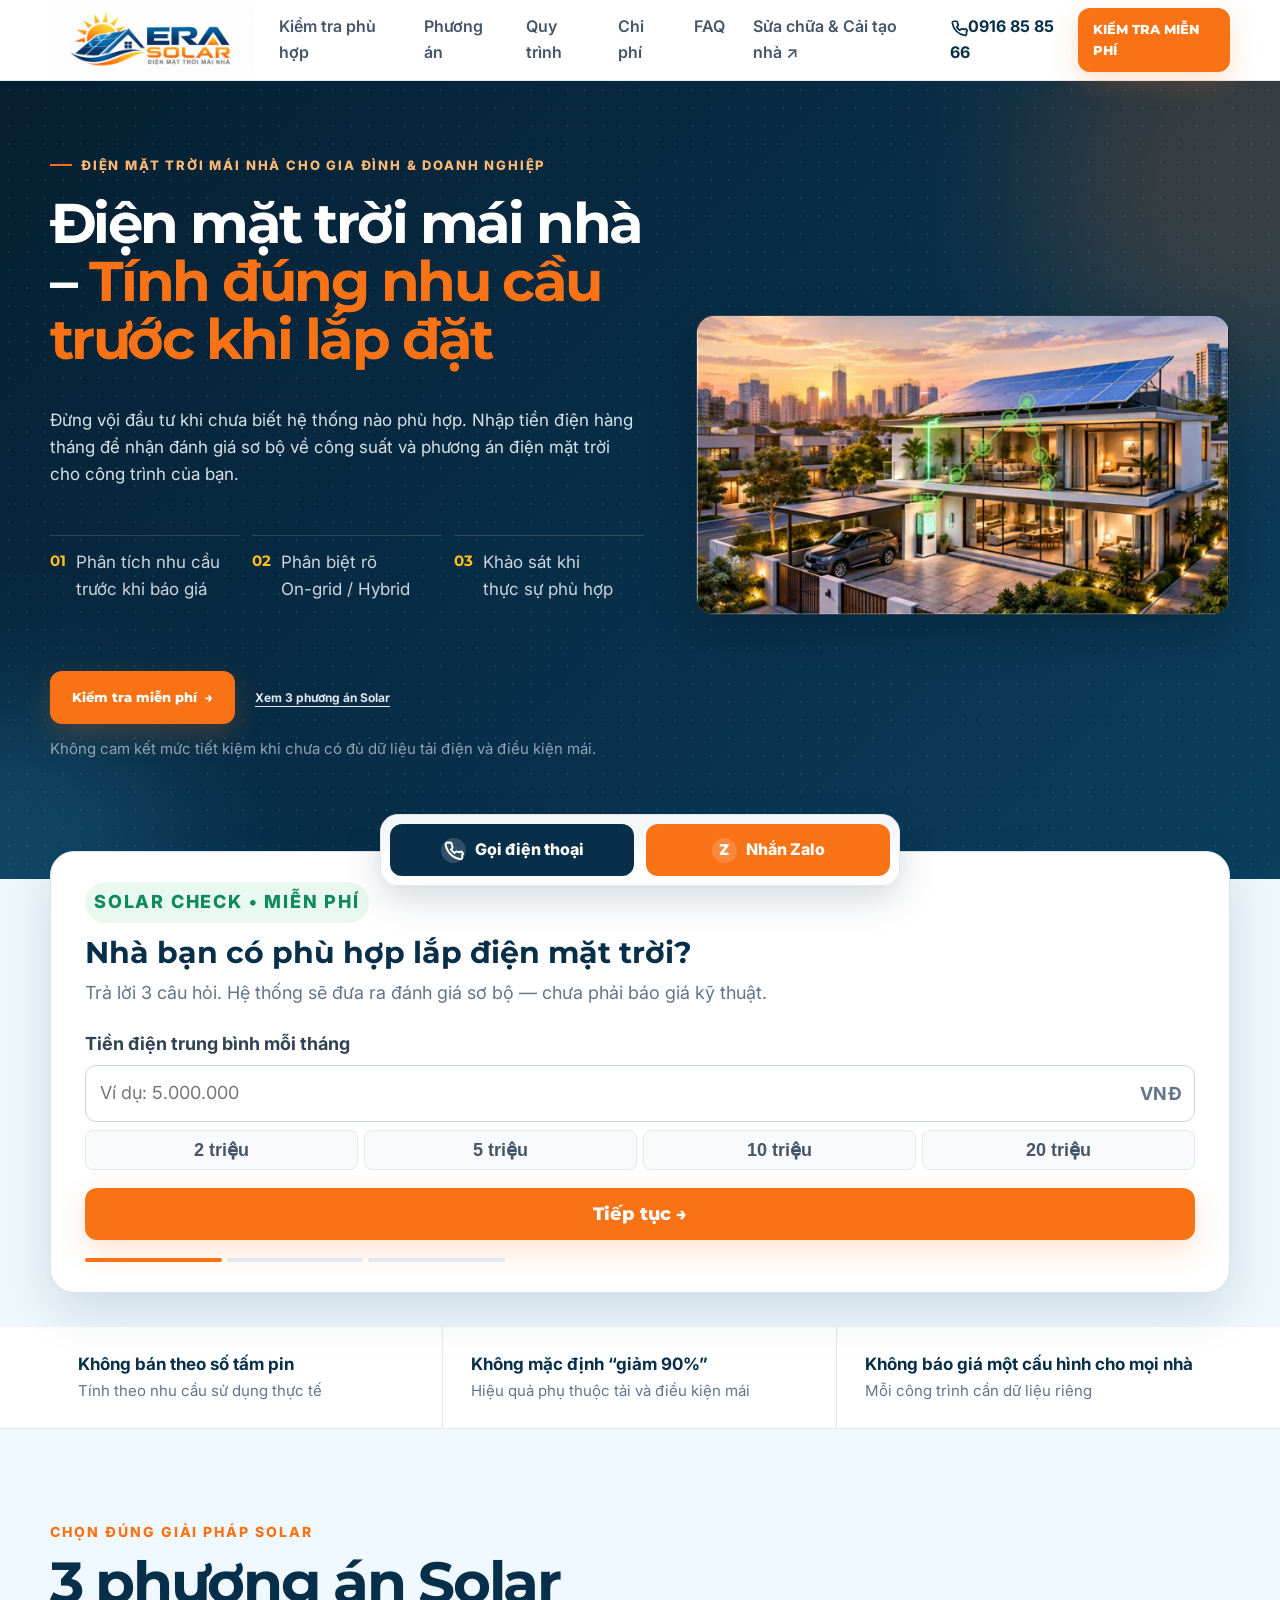
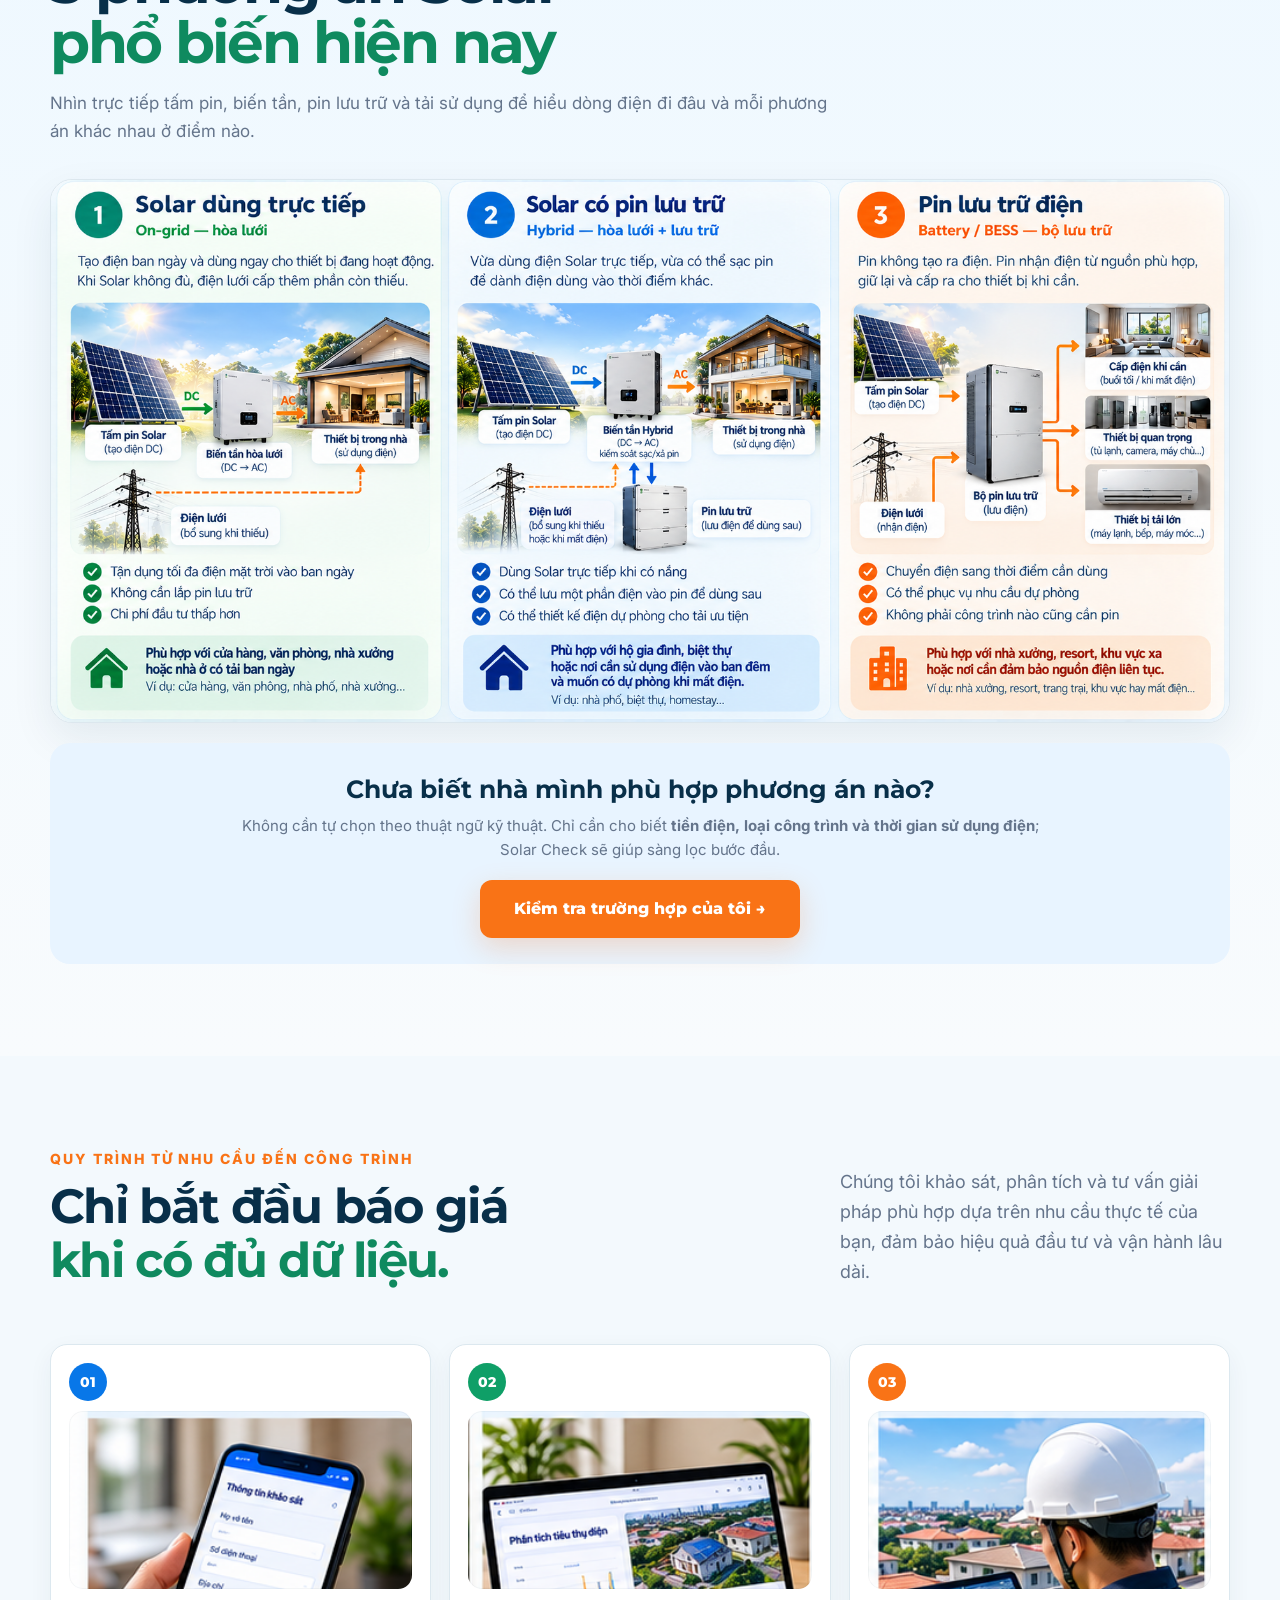
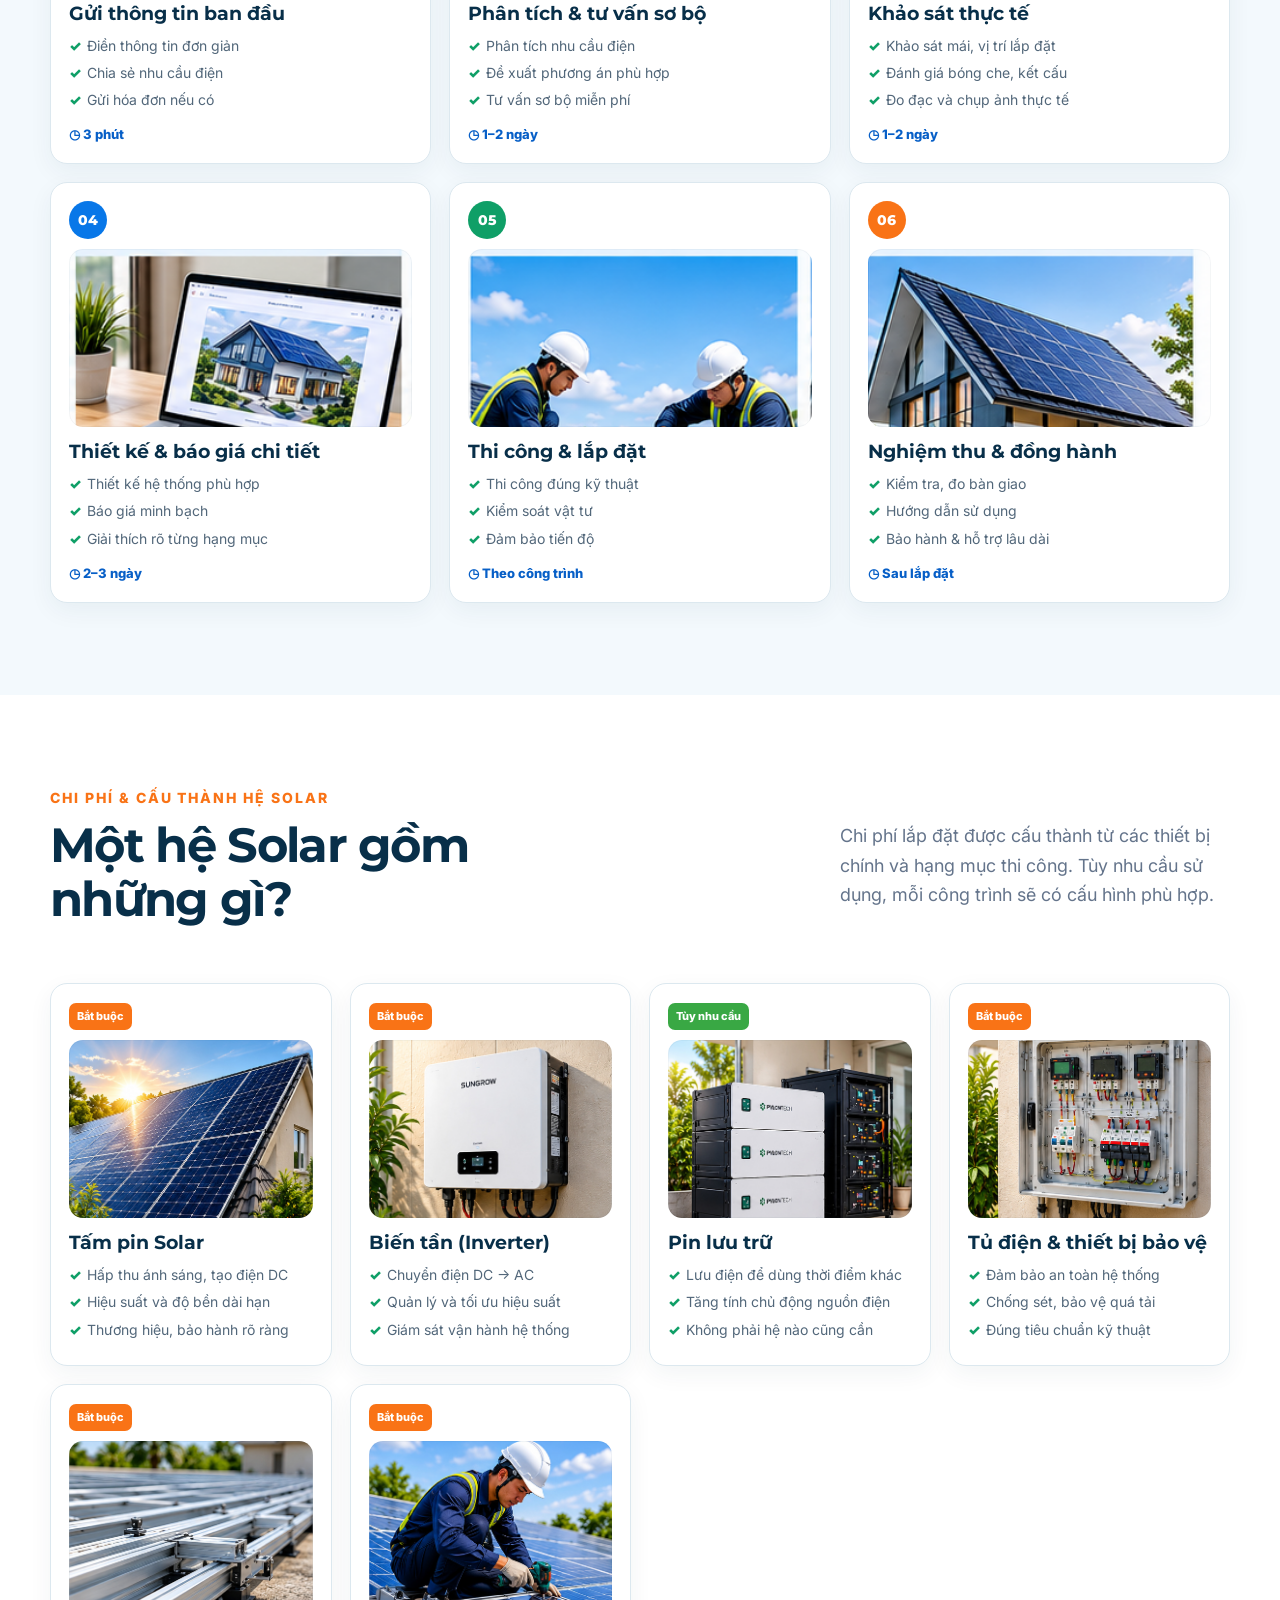
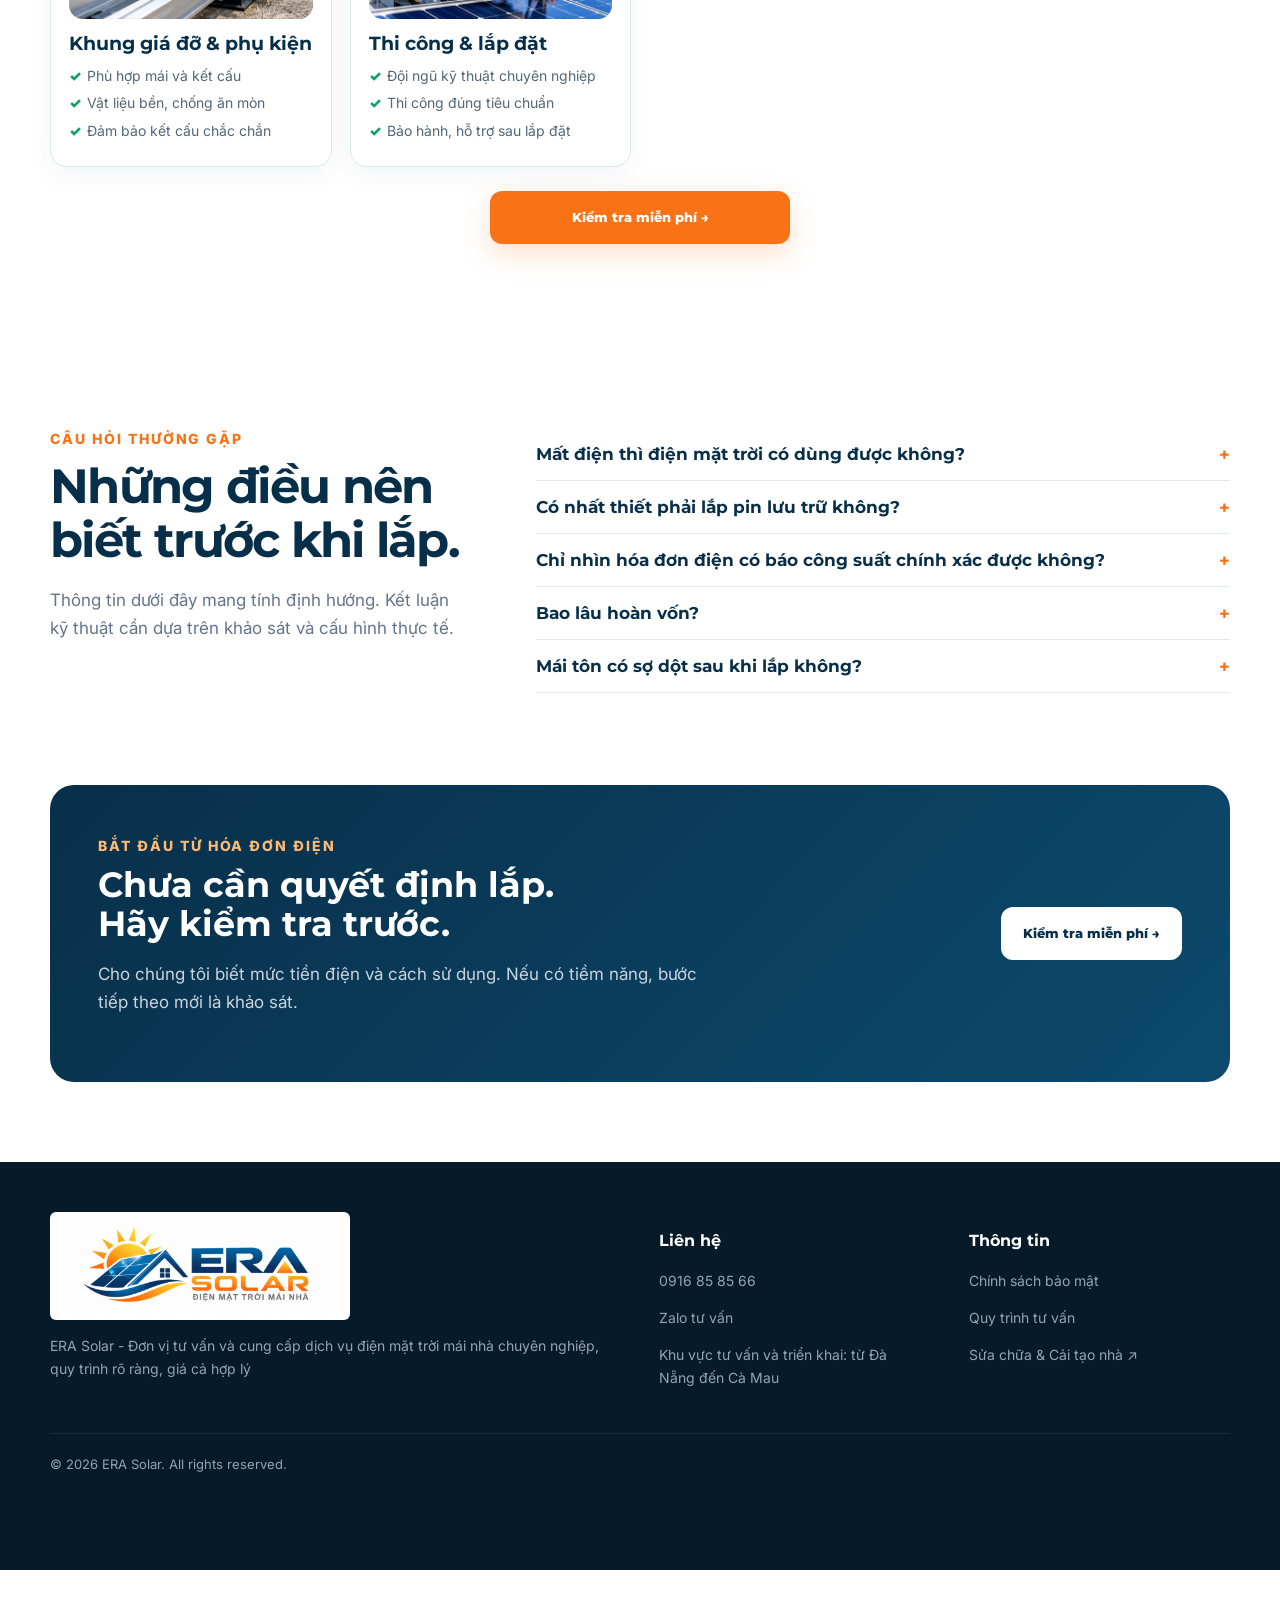
<file: index.html>
<!doctype html>
<html lang="vi">
<head>
<!-- Google Tag Manager -->
<script>(function(w,d,s,l,i){w[l]=w[l]||[];w[l].push({'gtm.start':new Date().getTime(),event:'gtm.js'});var f=d.getElementsByTagName(s)[0],j=d.createElement(s),dl=l!='dataLayer'?'&l='+l:'';j.async=true;j.src='https://www.googletagmanager.com/gtm.js?id='+i+dl;f.parentNode.insertBefore(j,f);})(window,document,'script','dataLayer','GTM-P83Q39RZ');</script>
<!-- End Google Tag Manager -->

  <meta charset="utf-8"><meta name="viewport" content="width=device-width,initial-scale=1"><meta name="theme-color" content="#082F49">
  <title>Lắp Điện Mặt Trời Mái Nhà Gia Đình &amp; Nhà Xưởng | ERA Solar</title>
  <meta name="description" content="ERA Solar tư vấn, khảo sát và lắp đặt điện mặt trời mái nhà cho gia đình, nhà xưởng từ Đà Nẵng đến Cà Mau. Kiểm tra nhu cầu điện miễn phí.">
  <meta property="og:title" content="Lắp Điện Mặt Trời Mái Nhà Gia Đình &amp; Nhà Xưởng | ERA Solar"><meta property="og:description" content="ERA Solar tư vấn, khảo sát và lắp đặt điện mặt trời mái nhà cho gia đình, nhà xưởng từ Đà Nẵng đến Cà Mau. Kiểm tra nhu cầu điện miễn phí."><meta property="og:type" content="website"><meta property="og:url" content="https://solar.eracorp.vn/"><link rel="canonical" href="https://solar.eracorp.vn/">
  <link rel="icon" type="image/svg+xml" href="assets/era-solar-icon.svg"><link rel="preconnect" href="https://fonts.googleapis.com"><link rel="preconnect" href="https://fonts.gstatic.com" crossorigin><link href="https://fonts.googleapis.com/css2?family=Inter:wght@400;500;600;700&family=Montserrat:wght@700;800;900&display=swap" rel="stylesheet"><link rel="stylesheet" href="css/style.css?v=20261013-solarcheck-step3-v3">
  <script type="application/ld+json">
  {
    "@context": "https://schema.org",
    "@type": "Organization",
    "name": "ERA Solar",
    "url": "https://solar.eracorp.vn/",
    "description": "Tư vấn, khảo sát và cung cấp dịch vụ lắp đặt điện mặt trời mái nhà cho gia đình, cơ sở kinh doanh và nhà xưởng.",
    "telephone": "+84916858566",
    "contactPoint": {
      "@type": "ContactPoint",
      "telephone": "+84916858566",
      "contactType": "sales",
      "availableLanguage": "Vietnamese"
    },
    "areaServed": {
      "@type": "Place",
      "name": "Khu vực từ Đà Nẵng đến Cà Mau, Việt Nam"
    }
  }
  </script>
</head>
<body>
<!-- Google Tag Manager (noscript) -->
<noscript><iframe src="https://www.googletagmanager.com/ns.html?id=GTM-P83Q39RZ" height="0" width="0" style="display:none;visibility:hidden"></iframe></noscript>
<!-- End Google Tag Manager (noscript) -->
<header class="site-header"><div class="container nav-wrap"><a class="brand" href="#top"><picture class="brand-logo"><source media="(max-width: 640px)" srcset="assets/logo-dien-mat-troi-mai-nha-era-solar-mobile.png"><img src="assets/dien-mat-troi-mai-nha-solar-era-desktop.png" alt="ERA Solar – Điện mặt trời mái nhà" width="205" height="68"></picture></a><nav class="desktop-nav"><a href="#kiem-tra">Kiểm tra phù hợp</a><a href="#dong-dien-solar">Phương án</a><a href="#quy-trinh">Quy trình</a><a href="#cau-thanh-he-solar">Chi phí</a><a href="#faq">FAQ</a><a href="https://thuvanreal-ai.github.io/eracorp-website/" target="_blank" rel="noopener noreferrer" title="Mở dịch vụ sửa chữa và cải tạo nhà ERA Corp trong tab mới">Sửa chữa &amp; Cải tạo nhà ↗</a></nav><details class="mobile-nav-menu"><summary aria-label="Mở menu điều hướng"><span aria-hidden="true">☰</span><span class="menu-label">Menu</span></summary><nav aria-label="Menu trên điện thoại"><a href="#kiem-tra">Kiểm tra phù hợp</a><a href="#dong-dien-solar">Phương án</a><a href="#quy-trinh">Quy trình</a><a href="#cau-thanh-he-solar">Chi phí</a><a href="#faq">FAQ</a><a href="https://thuvanreal-ai.github.io/eracorp-website/" target="_blank" rel="noopener noreferrer" title="Mở dịch vụ sửa chữa và cải tạo nhà ERA Corp trong tab mới">Sửa chữa &amp; Cải tạo nhà ↗</a></nav></details><div class="nav-actions"><a class="phone-link" data-phone-link href="tel:0916858566"><svg class="header-phone-icon" viewBox="0 0 24 24" aria-hidden="true" fill="none" stroke="currentColor" stroke-width="2.3" stroke-linecap="round" stroke-linejoin="round"><path d="M22 16.92v3a2 2 0 0 1-2.18 2A19.8 19.8 0 0 1 3.09 5.18 2 2 0 0 1 5.08 3h3a2 2 0 0 1 2 1.72c.12.96.35 1.91.69 2.81a2 2 0 0 1-.45 2.11L9.1 10.91a16 16 0 0 0 4 4l1.27-1.22a2 2 0 0 1 2.11-.45c.9.34 1.85.57 2.81.69A2 2 0 0 1 22 16.92z"/></svg><span data-phone-display>0916 85 85 66</span></a><a class="btn btn-primary btn-small" href="#kiem-tra" data-track="header_cta">Kiểm tra miễn phí</a></div></div></header>
<main id="top">
<section class="hero"><div class="hero-glow hero-glow-a"></div><div class="hero-glow hero-glow-b"></div><div class="container hero-grid"><div class="hero-copy"><div class="hero-media" aria-label="Minh họa dòng năng lượng điện mặt trời"><video class="hero-video" autoplay muted loop playsinline webkit-playsinline preload="auto" poster="assets/solar-hero-poster.jpg"><source src="assets/solar-hero-universal.mp4?v=20261004u1" type="video/mp4"><img src="assets/solar-hero-poster.jpg" alt="Hệ điện mặt trời mái nhà với pin lưu trữ"></video></div><div class="eyebrow"><span></span> Điện mặt trời mái nhà cho gia đình & doanh nghiệp</div><h1>Điện mặt trời mái nhà – <em>Tính đúng nhu cầu trước khi lắp đặt</em></h1><p class="hero-lead">Đừng vội đầu tư khi chưa biết hệ thống nào phù hợp. Nhập tiền điện hàng tháng để nhận đánh giá sơ bộ về công suất và phương án điện mặt trời cho công trình của bạn.</p><div class="hero-points"><div><b>01</b><span>Phân tích nhu cầu<br>trước khi báo giá</span></div><div><b>02</b><span>Phân biệt rõ<br>On-grid / Hybrid</span></div><div><b>03</b><span>Khảo sát khi<br>thực sự phù hợp</span></div></div><div class="hero-actions"><a class="btn btn-primary btn-large" href="#kiem-tra" data-track="hero_cta">Kiểm tra miễn phí <span>→</span></a><a class="text-link" href="#dong-dien-solar">Xem 3 phương án Solar</a></div><p class="microcopy">Không cam kết mức tiết kiệm khi chưa có đủ dữ liệu tải điện và điều kiện mái.</p></div>
</div></section>
<section class="solar-check-band"><div class="container"><aside class="lead-card" id="kiem-tra"><div class="card-kicker">SOLAR CHECK • MIỄN PHÍ</div><h2>Nhà bạn có phù hợp lắp điện mặt trời?</h2><p>Trả lời 3 câu hỏi. Hệ thống sẽ đưa ra đánh giá sơ bộ — chưa phải báo giá kỹ thuật.</p><form id="solarCheckForm" novalidate>
<div class="form-step active" data-step="1"><label for="monthlyBill">Tiền điện trung bình mỗi tháng</label><div class="money-input"><input id="monthlyBill" name="monthlyBill" type="text" inputmode="numeric" autocomplete="off" maxlength="15" placeholder="Ví dụ: 5.000.000" required><span>VNĐ</span></div><div class="quick-values"><button type="button" data-bill="2000000">2 triệu</button><button type="button" data-bill="5000000">5 triệu</button><button type="button" data-bill="10000000">10 triệu</button><button type="button" data-bill="20000000">20 triệu</button></div><button class="btn btn-primary btn-full next-step" type="button">Tiếp tục →</button></div>
<div class="form-step" data-step="2"><fieldset><legend>Loại công trình</legend><div class="choice-grid"><label><input type="radio" name="propertyType" value="Nhà ở"><span>🏠<b>Nhà ở</b></span></label><label><input type="radio" name="propertyType" value="Kinh doanh"><span>🏪<b>Kinh doanh</b></span></label><label><input type="radio" name="propertyType" value="Nhà xưởng"><span>🏭<b>Nhà xưởng</b></span></label></div></fieldset><fieldset><legend>Điện được dùng nhiều nhất</legend><div class="choice-grid"><label><input type="radio" name="usageTime" value="Ban ngày"><span>☀️<b>Ban ngày</b></span></label><label><input type="radio" name="usageTime" value="Ban đêm"><span>🌙<b>Ban đêm</b></span></label><label><input type="radio" name="usageTime" value="Cả ngày"><span>⏱️<b>Cả ngày</b></span></label></div></fieldset><div class="step-actions"><button class="btn btn-ghost prev-step" type="button">← Quay lại</button><button class="btn btn-primary next-step" type="button">Xem đánh giá →</button></div></div>
<div class="form-step" data-step="3"><div id="preResult" class="pre-result"></div><div class="divider"><span>Xem công suất Solar dự kiến</span></div><label for="leadName">Tên của anh/chị *</label><input id="leadName" name="name" type="text" autocomplete="name" placeholder="Ví dụ: Anh Minh" required><label for="leadPhone">Số điện thoại *</label><input id="leadPhone" name="phone" type="tel" inputmode="tel" autocomplete="tel" placeholder="09xx xxx xxx" required><input type="hidden" name="source" value="Solar Check V2"><button class="btn btn-primary btn-full" id="submitLead" type="submit">Xem công suất dự kiến →</button><p class="privacy-note">🔒 Thông tin chỉ dùng để gửi kết quả sơ bộ và tư vấn nhu cầu điện mặt trời.</p><div id="formStatus" class="form-status" role="status"></div></div></form><div class="progress"><span class="active"></span><span></span><span></span></div></aside></div></section>
<section class="trust-strip"><div class="container trust-grid"><div><strong>Không bán theo số tấm pin</strong><span>Tính theo nhu cầu sử dụng thực tế</span></div><div><strong>Không mặc định “giảm 90%”</strong><span>Hiệu quả phụ thuộc tải và điều kiện mái</span></div><div><strong>Không báo giá một cấu hình cho mọi nhà</strong><span>Mỗi công trình cần dữ liệu riêng</span></div></div></section>
<section class="section flow-v2-test flow-v2-approved-image" id="dong-dien-solar"><div class="container">
<div class="flow-v2-head"><div class="section-kicker">CHỌN ĐÚNG GIẢI PHÁP SOLAR</div><h2>3 phương án Solar<br><em>phổ biến hiện nay</em></h2><p>Nhìn trực tiếp tấm pin, biến tần, pin lưu trữ và tải sử dụng để hiểu dòng điện đi đâu và mỗi phương án khác nhau ở điểm nào.</p></div>
<div class="flow-v2-real-visual"><img src="assets/solar-visual-v2-real-equipment.png?v=20261004v2" alt="So sánh Solar dùng trực tiếp On-grid, Solar Hybrid có pin lưu trữ và hệ Battery BESS bằng hình thiết bị thực tế" loading="lazy" decoding="async"></div>
<div class="flow-v2-bottom"><h3>Chưa biết nhà mình phù hợp phương án nào?</h3><p>Không cần tự chọn theo thuật ngữ kỹ thuật. Chỉ cần cho biết <b>tiền điện, loại công trình và thời gian sử dụng điện</b>; Solar Check sẽ giúp sàng lọc bước đầu.</p><a class="btn btn-primary btn-large" href="#kiem-tra">Kiểm tra trường hợp của tôi →</a></div>
</div></section><section class="section process-cards-section" id="quy-trinh"><div class="container">
<div class="section-head process-cards-head"><div><div class="section-kicker">QUY TRÌNH TỪ NHU CẦU ĐẾN CÔNG TRÌNH</div><h2>Chỉ bắt đầu báo giá<br><em>khi có đủ dữ liệu.</em></h2></div><p>Chúng tôi khảo sát, phân tích và tư vấn giải pháp phù hợp dựa trên nhu cầu thực tế của bạn, đảm bảo hiệu quả đầu tư và vận hành lâu dài.</p></div>
<div class="info-card-scroll process-card-grid">
<article><b class="card-number">01</b><div class="card-visual process-photo p1" role="img" aria-label="Hình minh họa bước quy trình"></div><h3>Gửi thông tin ban đầu</h3><ul><li>Điền thông tin đơn giản</li><li>Chia sẻ nhu cầu điện</li><li>Gửi hóa đơn nếu có</li></ul><span class="card-time">◷ 3 phút</span></article>
<article><b class="card-number">02</b><div class="card-visual process-photo p2" role="img" aria-label="Hình minh họa bước quy trình"></div><h3>Phân tích &amp; tư vấn sơ bộ</h3><ul><li>Phân tích nhu cầu điện</li><li>Đề xuất phương án phù hợp</li><li>Tư vấn sơ bộ miễn phí</li></ul><span class="card-time">◷ 1–2 ngày</span></article>
<article><b class="card-number">03</b><div class="card-visual process-photo p3" role="img" aria-label="Hình minh họa bước quy trình"></div><h3>Khảo sát thực tế</h3><ul><li>Khảo sát mái, vị trí lắp đặt</li><li>Đánh giá bóng che, kết cấu</li><li>Đo đạc và chụp ảnh thực tế</li></ul><span class="card-time">◷ 1–2 ngày</span></article>
<article><b class="card-number">04</b><div class="card-visual process-photo p4" role="img" aria-label="Hình minh họa bước quy trình"></div><h3>Thiết kế &amp; báo giá chi tiết</h3><ul><li>Thiết kế hệ thống phù hợp</li><li>Báo giá minh bạch</li><li>Giải thích rõ từng hạng mục</li></ul><span class="card-time">◷ 2–3 ngày</span></article>
<article><b class="card-number">05</b><div class="card-visual process-photo p5" role="img" aria-label="Hình minh họa bước quy trình"></div><h3>Thi công &amp; lắp đặt</h3><ul><li>Thi công đúng kỹ thuật</li><li>Kiểm soát vật tư</li><li>Đảm bảo tiến độ</li></ul><span class="card-time">◷ Theo công trình</span></article>
<article><b class="card-number">06</b><div class="card-visual process-photo p6" role="img" aria-label="Hình minh họa bước quy trình"></div><h3>Nghiệm thu &amp; đồng hành</h3><ul><li>Kiểm tra, đo bàn giao</li><li>Hướng dẫn sử dụng</li><li>Bảo hành &amp; hỗ trợ lâu dài</li></ul><span class="card-time">◷ Sau lắp đặt</span></article>
</div></div></section>
<section class="section components-cards-section" id="cau-thanh-he-solar"><div class="container">
<div class="section-head components-cards-head"><div><div class="section-kicker">CHI PHÍ &amp; CẤU THÀNH HỆ SOLAR</div><h2>Một hệ Solar gồm<br>những gì?</h2></div><p>Chi phí lắp đặt được cấu thành từ các thiết bị chính và hạng mục thi công. Tùy nhu cầu sử dụng, mỗi công trình sẽ có cấu hình phù hợp.</p></div>
<div class="info-card-scroll component-card-grid">
<article><span class="requirement required">Bắt buộc</span><div class="card-visual component-photo c1" role="img" aria-label="Hình thiết bị Solar thực tế"></div><h3>Tấm pin Solar</h3><ul><li>Hấp thu ánh sáng, tạo điện DC</li><li>Hiệu suất và độ bền dài hạn</li><li>Thương hiệu, bảo hành rõ ràng</li></ul></article>
<article><span class="requirement required">Bắt buộc</span><div class="card-visual component-photo c2" role="img" aria-label="Hình thiết bị Solar thực tế"></div><h3>Biến tần (Inverter)</h3><ul><li>Chuyển điện DC → AC</li><li>Quản lý và tối ưu hiệu suất</li><li>Giám sát vận hành hệ thống</li></ul></article>
<article><span class="requirement optional">Tùy nhu cầu</span><div class="card-visual component-photo c3" role="img" aria-label="Hình thiết bị Solar thực tế"></div><h3>Pin lưu trữ</h3><ul><li>Lưu điện để dùng thời điểm khác</li><li>Tăng tính chủ động nguồn điện</li><li>Không phải hệ nào cũng cần</li></ul></article>
<article><span class="requirement required">Bắt buộc</span><div class="card-visual component-photo c4" role="img" aria-label="Hình thiết bị Solar thực tế"></div><h3>Tủ điện &amp; thiết bị bảo vệ</h3><ul><li>Đảm bảo an toàn hệ thống</li><li>Chống sét, bảo vệ quá tải</li><li>Đúng tiêu chuẩn kỹ thuật</li></ul></article>
<article><span class="requirement required">Bắt buộc</span><div class="card-visual component-photo c5" role="img" aria-label="Hình thiết bị Solar thực tế"></div><h3>Khung giá đỡ &amp; phụ kiện</h3><ul><li>Phù hợp mái và kết cấu</li><li>Vật liệu bền, chống ăn mòn</li><li>Đảm bảo kết cấu chắc chắn</li></ul></article>
<article><span class="requirement required">Bắt buộc</span><div class="card-visual component-photo c6" role="img" aria-label="Hình thiết bị Solar thực tế"></div><h3>Thi công &amp; lắp đặt</h3><ul><li>Đội ngũ kỹ thuật chuyên nghiệp</li><li>Thi công đúng tiêu chuẩn</li><li>Bảo hành, hỗ trợ sau lắp đặt</li></ul></article>
</div>
<div class="components-v4-action"><a class="btn btn-primary btn-large" href="#kiem-tra">Kiểm tra miễn phí →</a></div>
</div></section>
<section class="section" id="faq"><div class="container faq-wrap"><div><div class="section-kicker">CÂU HỎI THƯỜNG GẶP</div><h2>Những điều nên biết trước khi lắp.</h2><p>Thông tin dưới đây mang tính định hướng. Kết luận kỹ thuật cần dựa trên khảo sát và cấu hình thực tế.</p></div><div class="faq-list"><details><summary>Mất điện thì điện mặt trời có dùng được không?</summary><p>Không phải hệ nào cũng cấp điện khi lưới mất. Khả năng backup phụ thuộc kiến trúc inverter, battery, tủ chuyển nguồn và tải được thiết kế ưu tiên.</p></details><details><summary>Có nhất thiết phải lắp pin lưu trữ không?</summary><p>Không. Nếu mục tiêu chính là tối ưu điện dùng ban ngày, battery có thể không phải lựa chọn đầu tiên. Cần xem tải và mục tiêu sử dụng.</p></details><details><summary>Chỉ nhìn hóa đơn điện có báo công suất chính xác được không?</summary><p>Không. Hóa đơn giúp sàng lọc sơ bộ; công suất cuối cùng còn cần dữ liệu tải, mái, bóng che, hệ điện và mục tiêu của chủ công trình.</p></details><details><summary>Bao lâu hoàn vốn?</summary><p>Không nên đưa một con số chung cho mọi công trình. Thời gian hoàn vốn phụ thuộc tổng đầu tư, sản lượng thực tế, tỷ lệ tự dùng, biểu giá điện và chi phí vận hành.</p></details><details><summary>Mái tôn có sợ dột sau khi lắp không?</summary><p>Rủi ro phụ thuộc hiện trạng mái, giải pháp liên kết và quy trình chống thấm. Đây là hạng mục cần kiểm tra trong khảo sát và QC thi công.</p></details></div></div></section>
<section class="final-cta"><div class="container final-card"><div><span class="section-kicker light">BẮT ĐẦU TỪ HÓA ĐƠN ĐIỆN</span><h2>Chưa cần quyết định lắp.<br>Hãy kiểm tra trước.</h2><p>Cho chúng tôi biết mức tiền điện và cách sử dụng. Nếu có tiềm năng, bước tiếp theo mới là khảo sát.</p></div><a href="#kiem-tra" class="btn btn-light btn-large" data-track="final_cta">Kiểm tra miễn phí →</a></div></section>
</main>
<footer><div class="container footer-grid"><div><div class="brand footer-brand"><picture class="footer-brand-logo"><source media="(max-width: 640px)" srcset="assets/logo-dien-mat-troi-mai-nha-era-solar-mobile.png"><img src="assets/dien-mat-troi-mai-nha-solar-era-desktop.png" alt="ERA Solar – Điện mặt trời mái nhà" width="300" height="100" loading="lazy"></picture></div><p>ERA Solar - Đơn vị tư vấn và cung cấp dịch vụ điện mặt trời mái nhà chuyên nghiệp, quy trình rõ ràng, giá cả hợp lý</p></div><div><h3>Liên hệ</h3><p><a data-phone-link href="tel:0916858566"><span data-phone-display>0916 85 85 66</span></a></p><p><a data-zalo-link href="#">Zalo tư vấn</a></p><p data-service-area>Khu vực tư vấn và triển khai: từ Đà Nẵng đến Cà Mau</p></div><div><h3>Thông tin</h3><p><a href="privacy.html">Chính sách bảo mật</a></p><p><a href="#quy-trinh">Quy trình tư vấn</a></p><p><a href="https://thuvanreal-ai.github.io/eracorp-website/" target="_blank" rel="noopener noreferrer" title="Mở dịch vụ sửa chữa và cải tạo nhà ERA Corp trong tab mới">Sửa chữa &amp; Cải tạo nhà ↗</a></p></div></div><div class="container copyright">© <span id="year"></span> <span data-brand>GIẢI PHÁP SOLAR</span>. All rights reserved.</div></footer>
<div class="mobile-bar"><a data-phone-link href="tel:0916858566" data-track="mobile_call"><svg class="header-phone-icon" viewBox="0 0 24 24" aria-hidden="true" fill="none" stroke="currentColor" stroke-width="2.3" stroke-linecap="round" stroke-linejoin="round"><path d="M22 16.92v3a2 2 0 0 1-2.18 2A19.8 19.8 0 0 1 3.09 5.18 2 2 0 0 1 5.08 3h3a2 2 0 0 1 2 1.72c.12.96.35 1.91.69 2.81a2 2 0 0 1-.45 2.11L9.1 10.91a16 16 0 0 0 4 4l1.27-1.22a2 2 0 0 1 2.11-.45c.9.34 1.85.57 2.81.69A2 2 0 0 1 22 16.92z"/></svg><span>Gọi tư vấn</span></a><a data-zalo-link href="https://zalo.me/0916858566" target="_blank" rel="noopener" data-track="mobile_zalo"><span class="mobile-zalo-icon" aria-hidden="true">Z</span><span>Nhắn Zalo</span></a></div>
<div class="desktop-contact-bar" aria-label="Liên hệ nhanh"><a class="desktop-call" data-phone-link href="tel:0916858566" data-track="desktop_call"><span class="cta-icon"><svg viewBox="0 0 24 24" width="21" height="21" aria-hidden="true" fill="none" stroke="currentColor" stroke-width="2.3" stroke-linecap="round" stroke-linejoin="round"><path d="M22 16.92v3a2 2 0 0 1-2.18 2A19.8 19.8 0 0 1 3.09 5.18 2 2 0 0 1 5.08 3h3a2 2 0 0 1 2 1.72c.12.96.35 1.91.69 2.81a2 2 0 0 1-.45 2.11L9.1 10.91a16 16 0 0 0 4 4l1.27-1.22a2 2 0 0 1 2.11-.45c.9.34 1.85.57 2.81.69A2 2 0 0 1 22 16.92z"/></svg></span><span>Gọi điện thoại</span></a><a class="desktop-zalo" data-zalo-link href="https://zalo.me/0916858566" target="_blank" rel="noopener" data-track="desktop_zalo"><span class="cta-icon">Z</span><span>Nhắn Zalo</span></a></div>
<script src="js/config.js"></script><script src="js/calculator.js"></script><script src="js/tracking.js"></script><script src="js/form.js?v=20261013-money-format"></script><script src="js/app.js"></script>
</body></html>
</file>
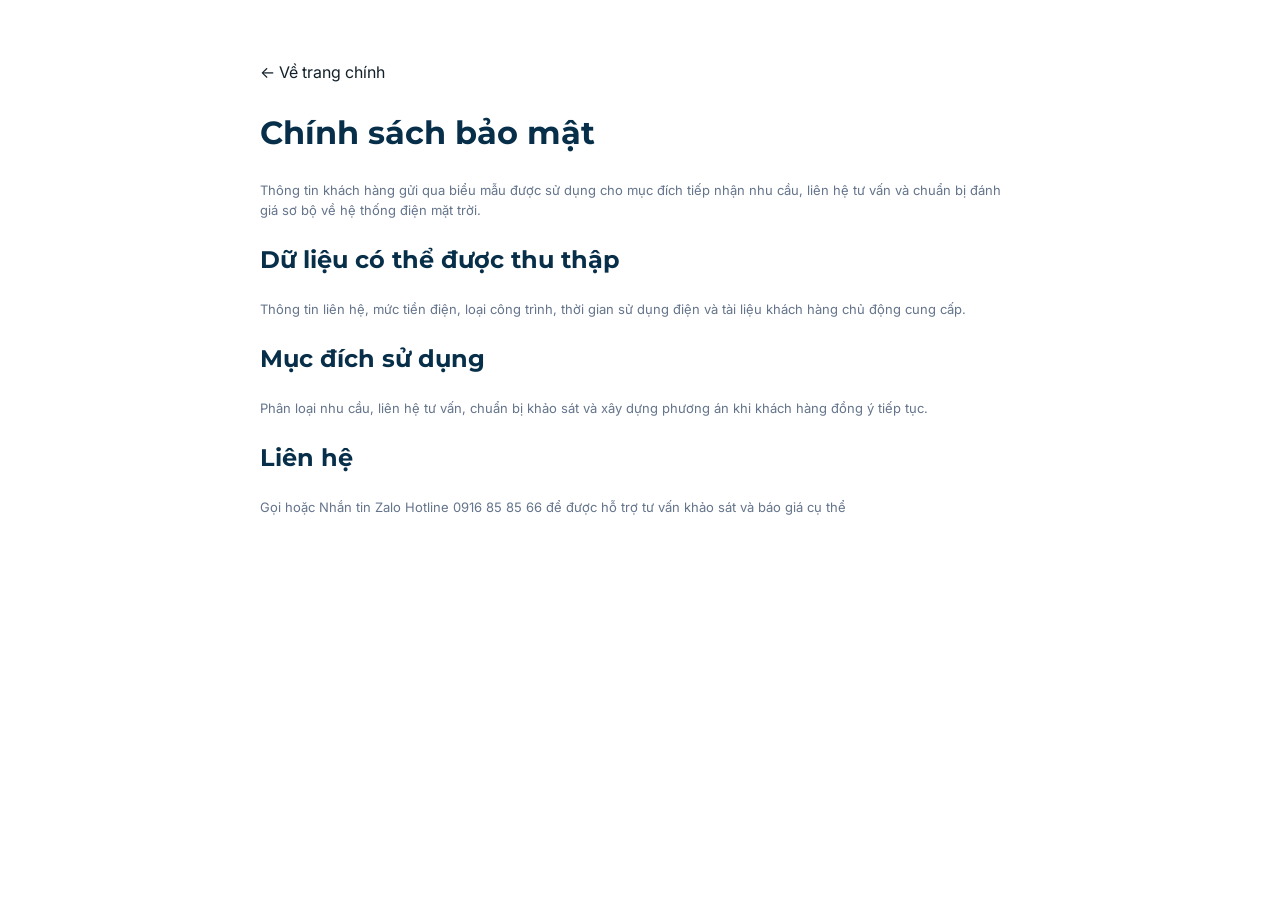
<file: privacy.html>
<!doctype html><html lang="vi"><head>
<!-- Google Tag Manager -->
<script>(function(w,d,s,l,i){w[l]=w[l]||[];w[l].push({'gtm.start':new Date().getTime(),event:'gtm.js'});var f=d.getElementsByTagName(s)[0],j=d.createElement(s),dl=l!='dataLayer'?'&l='+l:'';j.async=true;j.src='https://www.googletagmanager.com/gtm.js?id='+i+dl;f.parentNode.insertBefore(j,f);})(window,document,'script','dataLayer','GTM-P83Q39RZ');</script>
<!-- End Google Tag Manager -->
<meta charset="utf-8"><meta name="viewport" content="width=device-width,initial-scale=1"><title>Chính sách bảo mật | ERA Solar</title><link rel="canonical" href="https://solar.eracorp.vn/privacy.html"><link rel="preconnect" href="https://fonts.googleapis.com"><link rel="preconnect" href="https://fonts.gstatic.com" crossorigin><link href="https://fonts.googleapis.com/css2?family=Inter:wght@400;600;700&family=Montserrat:wght@700;800&display=swap" rel="stylesheet"><link rel="stylesheet" href="css/style.css"></head><body>
<!-- Google Tag Manager (noscript) -->
<noscript><iframe src="https://www.googletagmanager.com/ns.html?id=GTM-P83Q39RZ" height="0" width="0" style="display:none;visibility:hidden"></iframe></noscript>
<!-- End Google Tag Manager (noscript) --><main class="legal container"><a href="index.html">← Về trang chính</a><h1>Chính sách bảo mật</h1><p>Thông tin khách hàng gửi qua biểu mẫu được sử dụng cho mục đích tiếp nhận nhu cầu, liên hệ tư vấn và chuẩn bị đánh giá sơ bộ về hệ thống điện mặt trời.</p><h2>Dữ liệu có thể được thu thập</h2><p>Thông tin liên hệ, mức tiền điện, loại công trình, thời gian sử dụng điện và tài liệu khách hàng chủ động cung cấp.</p><h2>Mục đích sử dụng</h2><p>Phân loại nhu cầu, liên hệ tư vấn, chuẩn bị khảo sát và xây dựng phương án khi khách hàng đồng ý tiếp tục.</p><h2>Liên hệ</h2><p>Gọi hoặc Nhắn tin Zalo Hotline 0916 85 85 66 để được hỗ trợ tư vấn khảo sát và báo giá cụ thể</p></main></body></html>
</file>
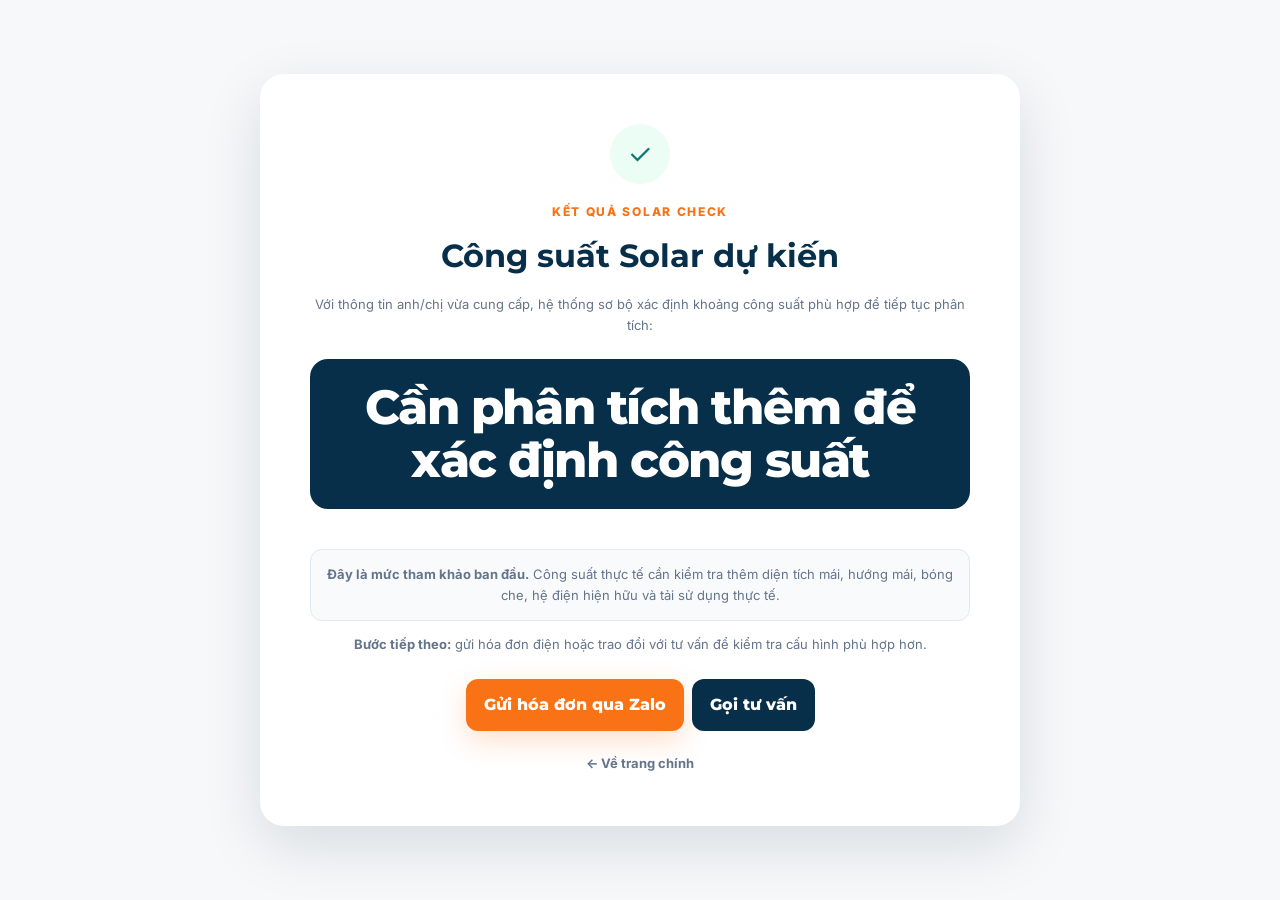
<file: thank-you.html>
<!doctype html>
<html lang="vi">
<head>
<!-- Google Tag Manager -->
<script>(function(w,d,s,l,i){w[l]=w[l]||[];w[l].push({'gtm.start':new Date().getTime(),event:'gtm.js'});var f=d.getElementsByTagName(s)[0],j=d.createElement(s),dl=l!='dataLayer'?'&l='+l:'';j.async=true;j.src='https://www.googletagmanager.com/gtm.js?id='+i+dl;f.parentNode.insertBefore(j,f);})(window,document,'script','dataLayer','GTM-P83Q39RZ');</script>
<!-- End Google Tag Manager -->

  <meta charset="utf-8">
  <meta name="viewport" content="width=device-width,initial-scale=1">
  <title>Công suất Solar dự kiến | ERA Solar</title><meta name="robots" content="noindex,follow">
  <link rel="preconnect" href="https://fonts.googleapis.com">
  <link rel="preconnect" href="https://fonts.gstatic.com" crossorigin>
  <link href="https://fonts.googleapis.com/css2?family=Inter:wght@400;600;700&family=Montserrat:wght@700;800&display=swap" rel="stylesheet">
  <link rel="stylesheet" href="css/style.css">
</head>
<body class="thank-page">
<!-- Google Tag Manager (noscript) -->
<noscript><iframe src="https://www.googletagmanager.com/ns.html?id=GTM-P83Q39RZ" height="0" width="0" style="display:none;visibility:hidden"></iframe></noscript>
<!-- End Google Tag Manager (noscript) -->
  <main class="thank-card result-card">
    <div class="success-icon">✓</div>
    <div class="result-kicker">KẾT QUẢ SOLAR CHECK</div>
    <h1>Công suất Solar dự kiến</h1>
    <p>Với thông tin anh/chị vừa cung cấp, hệ thống sơ bộ xác định khoảng công suất phù hợp để tiếp tục phân tích:</p>
    <div class="capacity-result" id="capacityResult">Đang tính...</div>
    <div class="result-summary" id="resultSummary"></div>
    <p id="resultNote"></p>
    <p class="result-disclaimer"><strong>Đây là mức tham khảo ban đầu.</strong> Công suất thực tế cần kiểm tra thêm diện tích mái, hướng mái, bóng che, hệ điện hiện hữu và tải sử dụng thực tế.</p>
    <p><strong>Bước tiếp theo:</strong> gửi hóa đơn điện hoặc trao đổi với tư vấn để kiểm tra cấu hình phù hợp hơn.</p>
    <div class="thank-actions">
      <a class="btn btn-primary" data-zalo-link href="#">Gửi hóa đơn qua Zalo</a>
      <a class="btn btn-secondary" data-phone-link href="tel:0916858566">Gọi tư vấn</a>
    </div>
    <a class="result-home-link" href="index.html">← Về trang chính</a>
  </main>
  <script src="js/config.js"></script>
  <script src="js/tracking.js"></script>
  <script>
    (() => {
      const q=new URLSearchParams(location.search);
      const range=q.get('range')||'Cần phân tích thêm để xác định công suất';
      const bill=Number(q.get('bill')||0);
      const property=q.get('property')||'';
      const usage=q.get('usage')||'';
      const note=q.get('note')||'';
      document.getElementById('capacityResult').textContent=range;
      const parts=[];
      if(bill)parts.push('<span><b>Tiền điện</b>'+new Intl.NumberFormat('vi-VN').format(bill)+' đ/tháng</span>');
      if(property)parts.push('<span><b>Mục đích</b>'+property+'</span>');
      if(usage)parts.push('<span><b>Dùng điện nhiều</b>'+usage+'</span>');
      document.getElementById('resultSummary').innerHTML=parts.join('');
      document.getElementById('resultNote').textContent=note;
    })();
  </script>
  <script src="js/app.js"></script>
</body>
</html>
</file>
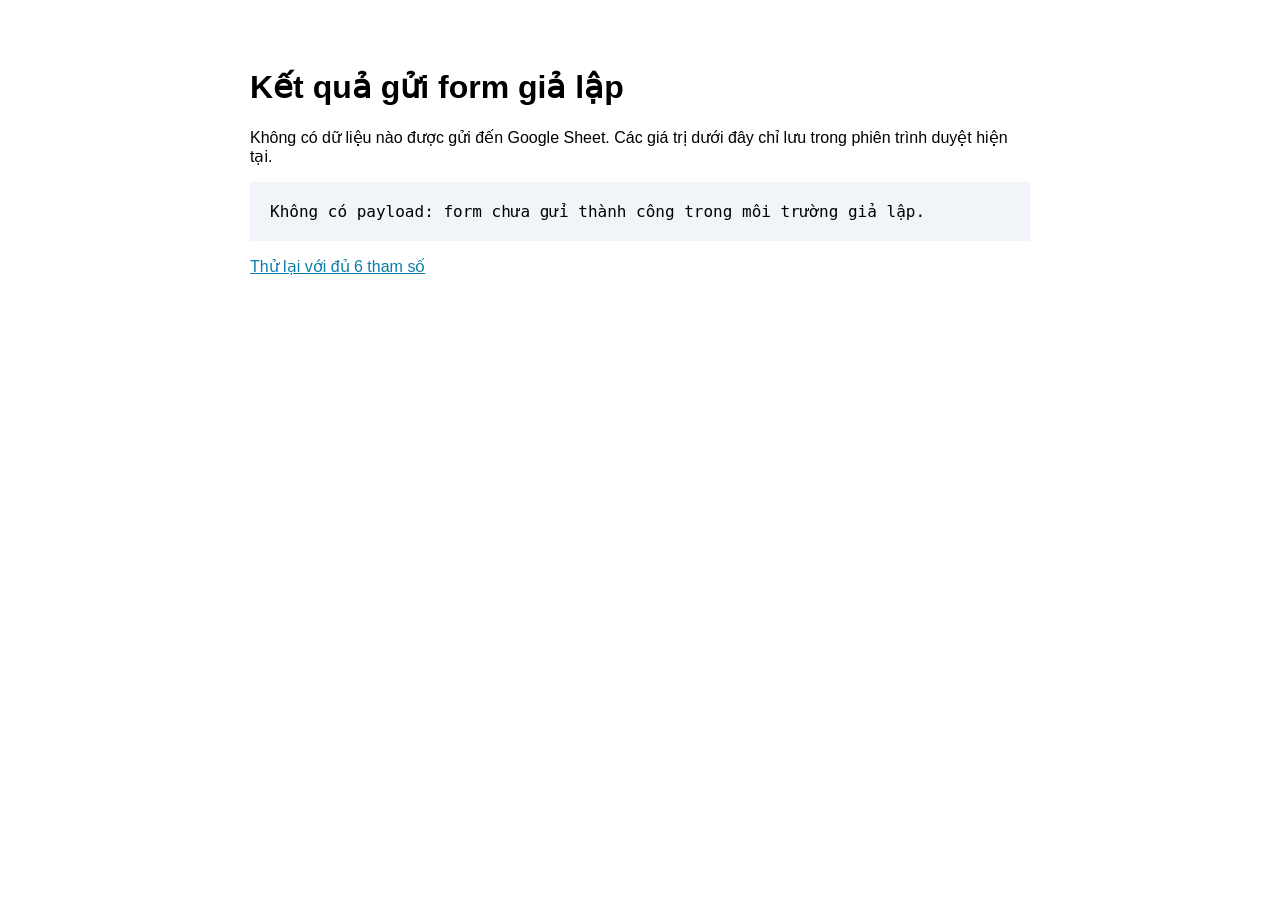
<file: preview/thank-you.html>
<!doctype html><html lang="vi"><head><meta charset="utf-8"><meta name="viewport" content="width=device-width,initial-scale=1"><title>ERA Solar UTM — Test result</title><style>body{font:16px Arial,sans-serif;max-width:780px;margin:32px auto;padding:15px}pre{padding:20px;background:#f1f5f9;white-space:pre-wrap;overflow-wrap:anywhere}a{color:#087eaa}</style></head><body><h1>Kết quả gửi form giả lập</h1><p>Không có dữ liệu nào được gửi đến Google Sheet. Các giá trị dưới đây chỉ lưu trong phiên trình duyệt hiện tại.</p><pre id="result"></pre><p><a href="utm-test.html?utm_source=google&amp;utm_medium=cpc&amp;utm_campaign=era_test&amp;utm_term=thi_cong_solar&amp;utm_content=ad01&amp;gclid=TEST123">Thử lại với đủ 6 tham số</a></p><script>const x=sessionStorage.getItem('era_solar_preview_last_payload');document.getElementById('result').textContent=x?JSON.stringify(JSON.parse(x),null,2):'Không có payload: form chưa gửi thành công trong môi trường giả lập.';</script></body></html>
</file>
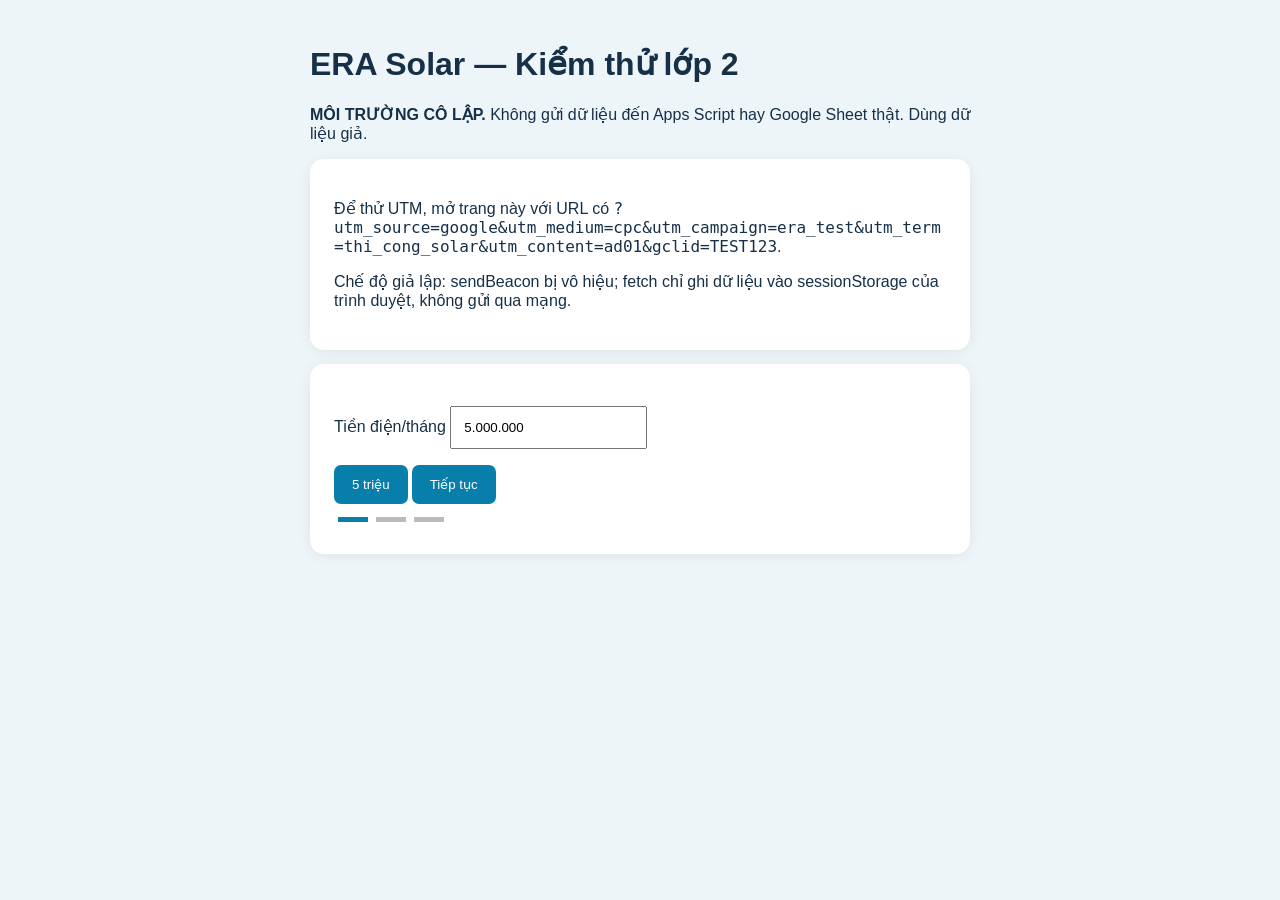
<file: preview/utm-test.html>
<!doctype html>
<html lang="vi"><head><meta charset="utf-8"><meta name="viewport" content="width=device-width,initial-scale=1"><title>ERA Solar — UTM isolated preview</title>
<style>body{font:16px Arial,sans-serif;background:#eef5f9;color:#163047;margin:0;padding:24px}.wrap{max-width:660px;margin:auto}.card{background:white;border-radius:14px;padding:24px;margin:14px 0;box-shadow:0 2px 14px #0001}.form-step{display:none}.form-step.active{display:block}input{padding:12px;max-width:100%;box-sizing:border-box;margin:8px 0}button{padding:12px 18px;cursor:pointer;margin:8px 4px 8px 0;background:#087eaa;color:white;border:0;border-radius:7px}label{display:block;margin-top:10px}fieldset{margin:15px 0}.error{color:#b00020}.progress span{display:inline-block;width:30px;height:5px;background:#bbb;margin:4px}.progress span.active{background:#087eaa}code{overflow-wrap:anywhere}</style>
</head><body><main class="wrap"><h1>ERA Solar — Kiểm thử lớp 2</h1><p><strong>MÔI TRƯỜNG CÔ LẬP.</strong> Không gửi dữ liệu đến Apps Script hay Google Sheet thật. Dùng dữ liệu giả.</p>
<div class="card"><p>Để thử UTM, mở trang này với URL có <code>?utm_source=google&amp;utm_medium=cpc&amp;utm_campaign=era_test&amp;utm_term=thi_cong_solar&amp;utm_content=ad01&amp;gclid=TEST123</code>.</p><p id="testSafety">Đang khởi tạo...</p></div>
<div class="card lead-card" id="kiem-tra"><form id="solarCheckForm" novalidate>
<div class="form-step active" data-step="1"><label>Tiền điện/tháng <input name="monthlyBill" id="monthlyBill" value="5.000.000"></label><button type="button" data-bill="5000000">5 triệu</button><button class="next-step" type="button">Tiếp tục</button></div>
<div class="form-step" data-step="2"><fieldset><legend>Loại công trình</legend><label><input type="radio" name="propertyType" value="Nhà ở" checked> Nhà ở</label><label><input type="radio" name="propertyType" value="Nhà xưởng"> Nhà xưởng</label></fieldset><fieldset><legend>Thời gian dùng điện</legend><label><input type="radio" name="usageTime" value="Ban ngày" checked> Ban ngày</label><label><input type="radio" name="usageTime" value="Ban đêm"> Ban đêm</label></fieldset><button class="prev-step" type="button">Quay lại</button><button class="next-step" type="button">Tiếp tục</button></div>
<div class="form-step" data-step="3"><div id="preResult"></div><label>Tên thử nghiệm <input name="name" value="TEST UTM ERA"></label><label>Điện thoại giả lập hợp lệ <input name="phone" value="0912345678"></label><input type="hidden" name="source" value="Solar Check V2"><button id="submitLead" type="submit">Gửi thử nghiệm</button><div id="formStatus"></div></div>
</form><div class="progress"><span class="active"></span><span></span><span></span></div></div>
</main>
<script>
window.SOLAR_CONFIG={leadEndpoint:'https://example.invalid/era-utm-isolated-test'};
window.SolarTracking={event(){},leadSuccess(){}};
window.__testCapture=[];
Object.defineProperty(navigator,'sendBeacon',{configurable:true,value:()=>false});
window.fetch=function(url,options){
  if(url!==window.SOLAR_CONFIG.leadEndpoint)throw Error('Unexpected endpoint blocked');
  const payload=Object.fromEntries(new URLSearchParams(options.body).entries());
  sessionStorage.setItem('era_solar_preview_last_payload',JSON.stringify(payload));
  window.__testCapture.push(payload);
  return Promise.resolve({ok:true});
};
document.getElementById('testSafety').textContent='Chế độ giả lập: sendBeacon bị vô hiệu; fetch chỉ ghi dữ liệu vào sessionStorage của trình duyệt, không gửi qua mạng.';
</script>
<script src="../js/calculator.js"></script><script src="../js/form.js"></script>
</body></html>
</file>
<file: css/style.css>
:root{--navy:#082f49;--navy2:#061f31;--blue:#0b4a6f;--orange:#f97316;--orange2:#ea580c;--gold:#fbbf24;--ink:#13212b;--muted:#64748b;--line:#e2e8f0;--soft:#f6f8fa;--white:#fff;--green:#0f766e;--shadow:0 20px 60px rgba(2,24,40,.12)}*{box-sizing:border-box}html{scroll-behavior:smooth}body{margin:0;font-family:Inter,Arial,sans-serif;color:var(--ink);background:#fff;line-height:1.6}h1,h2,h3,.brand strong,.btn{font-family:Montserrat,Inter,sans-serif}a{color:inherit;text-decoration:none}.container{width:min(1180px,calc(100% - 40px));margin:auto}.site-header{position:sticky;top:0;z-index:50;background:rgba(255,255,255,.94);backdrop-filter:blur(14px);border-bottom:1px solid rgba(226,232,240,.9)}.nav-wrap{height:74px;display:flex;align-items:center;justify-content:space-between;gap:24px}.brand{display:flex;align-items:center;gap:10px}.brand-mark{display:grid;place-items:center;width:42px;height:42px;border-radius:12px;background:var(--navy);color:var(--gold);font-size:22px}.brand strong{display:block;font-size:14px;letter-spacing:.04em;color:var(--navy)}.brand small{display:block;color:var(--muted);font-size:10px}.desktop-nav{display:flex;gap:28px;font-size:13px;font-weight:600;color:#475569}.desktop-nav a:hover{color:var(--orange)}.nav-actions{display:flex;align-items:center;gap:12px}.phone-link{font-weight:700;color:var(--navy);font-size:13px}.btn{border:0;display:inline-flex;align-items:center;justify-content:center;gap:8px;border-radius:12px;font-weight:800;cursor:pointer;transition:.2s ease}.btn:hover{transform:translateY(-1px)}.btn-primary{background:var(--orange);color:white;box-shadow:0 10px 28px rgba(249,115,22,.22)}.btn-primary:hover{background:var(--orange2)}.btn-secondary{background:var(--navy);color:white;padding:13px 18px}.btn-light{background:white;color:var(--navy)}.btn-ghost{background:#eef2f6;color:var(--navy)}.btn-small{padding:11px 15px;font-size:11px;text-transform:uppercase}.btn-large{padding:16px 22px;font-size:13px}.btn-full{width:100%;padding:15px}.hero{position:relative;overflow:hidden;background:linear-gradient(135deg,var(--navy2),var(--navy) 55%,#0b3f5e);color:white;padding:74px 0 82px}.hero:after{content:"";position:absolute;inset:0;background-image:radial-gradient(rgba(255,255,255,.07) 1px,transparent 1px);background-size:18px 18px;pointer-events:none}.hero-glow{position:absolute;border-radius:50%;filter:blur(80px);opacity:.2}.hero-glow-a{width:420px;height:420px;background:var(--orange);right:-180px;top:-120px}.hero-glow-b{width:360px;height:360px;background:#38bdf8;left:-180px;bottom:-180px}.hero-grid{position:relative;z-index:2;display:grid;grid-template-columns:1.18fr .82fr;gap:68px;align-items:center}.eyebrow,.section-kicker{font-size:11px;font-weight:800;letter-spacing:.14em;text-transform:uppercase;color:var(--orange)}.eyebrow{display:flex;align-items:center;gap:9px;color:#fdba74}.eyebrow span{width:22px;height:2px;background:var(--orange)}.hero h1{font-size:clamp(40px,5.2vw,68px);line-height:1.03;letter-spacing:-.045em;margin:18px 0 22px}.hero h1 em,.section h2 em,.section-dark h2 em{font-style:normal;color:var(--orange)}.hero-lead{font-size:17px;color:#d6e2e9;max-width:700px}.hero-points{display:grid;grid-template-columns:repeat(3,1fr);gap:12px;margin:30px 0}.hero-points div{display:flex;gap:10px;align-items:flex-start;padding:13px 0;border-top:1px solid rgba(255,255,255,.15)}.hero-points b{color:var(--gold);font-family:Montserrat;font-size:12px}.hero-points span{font-size:12px;color:#cbd5e1;line-height:1.45}.hero-actions{display:flex;align-items:center;gap:20px;margin-top:26px}.text-link{font-size:12px;font-weight:700;color:#e2e8f0;text-decoration:underline;text-underline-offset:4px}.microcopy{font-size:11px;color:#94a3b8;margin-top:13px}.lead-card{background:white;color:var(--ink);padding:28px;border-radius:24px;box-shadow:0 30px 80px rgba(0,0,0,.28);border:1px solid rgba(255,255,255,.5)}.card-kicker{display:inline-block;background:#fff3e8;color:var(--orange2);font-weight:800;font-size:10px;letter-spacing:.1em;padding:6px 9px;border-radius:999px}.lead-card h2{font-size:24px;line-height:1.2;margin:12px 0 8px;color:var(--navy)}.lead-card>p{font-size:12px;color:var(--muted);margin:0 0 22px}.form-step{display:none}.form-step.active{display:block;animation:fade .22s ease}@keyframes fade{from{opacity:.2;transform:translateY(5px)}to{opacity:1;transform:none}}label,legend{display:block;font-size:12px;font-weight:700;color:#334155;margin:13px 0 7px}fieldset{border:0;padding:0;margin:0 0 15px}.money-input{position:relative}.money-input input{padding-right:55px}.money-input span{position:absolute;right:13px;top:50%;transform:translateY(-50%);font-size:11px;color:var(--muted);font-weight:700}input,select{width:100%;border:1px solid #cbd5e1;border-radius:11px;padding:13px 14px;font:inherit;font-size:13px;outline:none;background:#fff}input:focus{border-color:var(--orange);box-shadow:0 0 0 3px rgba(249,115,22,.12)}.quick-values{display:grid;grid-template-columns:repeat(4,1fr);gap:6px;margin:8px 0 18px}.quick-values button{border:1px solid var(--line);background:#f8fafc;border-radius:8px;padding:8px 4px;font-size:10px;font-weight:700;color:#475569;cursor:pointer}.quick-values button:hover{border-color:var(--orange);color:var(--orange)}.choice-grid{display:grid;grid-template-columns:repeat(3,1fr);gap:7px}.choice-grid input{position:absolute;opacity:0;pointer-events:none}.choice-grid span{display:flex;min-height:70px;flex-direction:column;align-items:center;justify-content:center;border:1px solid var(--line);border-radius:10px;font-size:19px;cursor:pointer;background:#fff}.choice-grid b{font-size:10px;margin-top:3px}.choice-grid input:checked+span{border-color:var(--orange);background:#fff7ed;color:var(--orange2);box-shadow:0 0 0 1px var(--orange)}.step-actions{display:grid;grid-template-columns:.7fr 1.3fr;gap:8px;margin-top:18px}.step-actions .btn{padding:13px;font-size:11px}.progress{display:flex;gap:5px;margin-top:18px}.progress span{height:4px;flex:1;border-radius:9px;background:#e2e8f0}.progress span.active{background:var(--orange)}.pre-result{background:#f0f9ff;border:1px solid #bae6fd;border-radius:14px;padding:16px}.result-label{font-size:9px;letter-spacing:.12em;font-weight:800;color:#0369a1}.pre-result h3{font-size:17px;color:var(--navy);margin:5px 0 12px}.result-row{display:flex;justify-content:space-between;gap:10px;border-top:1px solid #dbeafe;padding:8px 0;font-size:10px}.result-row b{text-align:right}.pre-result p,.pre-result small{font-size:10px;color:#475569}.divider{display:flex;align-items:center;gap:8px;margin:17px 0 5px;color:#94a3b8;font-size:9px;text-transform:uppercase;font-weight:800}.divider:before,.divider:after{content:"";height:1px;background:var(--line);flex:1}.optional{font-weight:500;color:#94a3b8}.field-note,.privacy-note{display:block;color:#64748b;font-size:9px;line-height:1.5;margin:6px 0 11px}.form-status{font-size:10px;margin-top:10px}.form-status.error,.form-status.warning{padding:9px 10px;border-radius:8px}.form-status.error{background:#fef2f2;color:#b91c1c}.form-status.warning{background:#fffbeb;color:#92400e}.trust-strip{background:#fff;border-bottom:1px solid var(--line)}.trust-grid{display:grid;grid-template-columns:repeat(3,1fr)}.trust-grid div{padding:24px 28px;border-right:1px solid var(--line)}.trust-grid div:last-child{border-right:0}.trust-grid strong{display:block;font-size:12px;color:var(--navy)}.trust-grid span{font-size:10px;color:var(--muted)}.section{padding:92px 0}.section-soft{background:var(--soft)}.split{display:grid;grid-template-columns:.9fr 1.1fr;gap:70px;align-items:center}.section h2,.section-dark h2{font-size:clamp(30px,4vw,48px);line-height:1.12;letter-spacing:-.035em;color:var(--navy);margin:10px 0 18px}.section p{color:var(--muted);font-size:14px}.factor-grid{display:grid;grid-template-columns:1fr 1fr;gap:12px}.factor-grid article{padding:23px;border:1px solid var(--line);border-radius:16px;background:#fff}.factor-grid span,.process b{font:800 11px Montserrat;color:var(--orange)}.factor-grid h3{font-size:15px;margin:10px 0 5px;color:var(--navy)}.factor-grid p{font-size:11px;margin:0}.section-head{display:flex;justify-content:space-between;align-items:end;gap:50px;margin-bottom:38px}.section-head>div{max-width:650px}.section-head>p{max-width:390px}.section-head.centered{justify-content:center;text-align:center}.solution-grid{display:grid;grid-template-columns:repeat(3,1fr);gap:16px}.solution-grid article{position:relative;background:white;border:1px solid var(--line);border-radius:18px;padding:27px}.solution-grid article.featured{border:2px solid var(--orange);box-shadow:var(--shadow);transform:translateY(-7px)}.badge{position:absolute;right:18px;top:18px;background:var(--orange);color:white;border-radius:99px;padding:5px 8px;font-size:8px;font-weight:800}.solution-icon{font-size:27px}.tag{font-size:9px;color:var(--orange);font-weight:800;letter-spacing:.1em;margin-top:15px}.solution-grid h3{font-size:22px;color:var(--navy);margin:5px 0}.solution-grid p,.solution-grid li{font-size:11px;color:var(--muted)}.solution-grid ul{padding-left:17px}.process{display:grid;grid-template-columns:repeat(6,1fr);gap:8px}.process div{position:relative;border-top:2px solid var(--line);padding:18px 10px 0}.process div:before{content:"";position:absolute;width:8px;height:8px;background:var(--orange);border-radius:50%;top:-5px;left:0}.process h3{font-size:12px;color:var(--navy);margin:7px 0}.process p{font-size:10px;margin:0}.section-dark{padding:90px 0;background:var(--navy2);color:white}.section-kicker.light{color:#fdba74}.section-dark h2{color:white}.section-dark p{color:#b7c5cf}.cost-grid{display:grid;grid-template-columns:1fr 1fr;gap:70px;align-items:center}.cost-list{border-top:1px solid rgba(255,255,255,.15)}.cost-list div{display:grid;grid-template-columns:35px 1fr 1.6fr;gap:10px;align-items:center;padding:15px 0;border-bottom:1px solid rgba(255,255,255,.12)}.cost-list span{font-size:9px;color:var(--orange);font-weight:800}.cost-list b{font-size:11px}.cost-list small{font-size:10px;color:#9fb0bb}.faq-wrap{display:grid;grid-template-columns:.75fr 1.25fr;gap:70px}.faq-list details{border-bottom:1px solid var(--line);padding:16px 0}.faq-list summary{font:700 13px Montserrat;color:var(--navy);cursor:pointer;list-style:none}.faq-list summary:after{content:"+";float:right;color:var(--orange);font-size:18px}.faq-list details[open] summary:after{content:"−"}.faq-list p{font-size:11px;padding-right:35px}.final-cta{padding:0 0 80px}.final-card{background:linear-gradient(135deg,var(--navy),#0c4a6e);border-radius:24px;padding:48px;color:white;display:flex;align-items:center;justify-content:space-between;gap:30px}.final-card h2{font-size:35px;line-height:1.1;margin:8px 0}.final-card p{font-size:12px;color:#cbd5e1;max-width:620px}footer{background:#061a29;color:#94a3b8;padding:50px 0 95px}.footer-grid{display:grid;grid-template-columns:1.5fr .7fr .7fr;gap:50px}.footer-brand strong{color:white}.footer-grid p,.footer-grid a{font-size:10px}.footer-grid h3{font-size:11px;color:white}.copyright{border-top:1px solid rgba(255,255,255,.08);padding-top:20px;margin-top:30px;font-size:9px}.mobile-bar{display:none}.thank-page{min-height:100vh;display:grid;place-items:center;background:var(--soft);padding:20px}.thank-card{width:min(580px,100%);background:#fff;border-radius:24px;padding:50px;box-shadow:var(--shadow);text-align:center}.success-icon{width:60px;height:60px;border-radius:50%;display:grid;place-items:center;background:#ecfdf5;color:var(--green);font-size:28px;margin:auto}.thank-card h1{color:var(--navy)}.thank-card p{font-size:13px;color:var(--muted)}.thank-actions{display:flex;justify-content:center;gap:8px;margin-top:25px}.thank-actions .btn{padding:13px 18px}.legal{padding:60px 0;max-width:760px}.legal h1,.legal h2{color:var(--navy)}.legal p{color:var(--muted);font-size:13px}@media(max-width:900px){.desktop-nav{display:none}.hero{padding-top:50px}.hero-grid,.split,.cost-grid,.faq-wrap{grid-template-columns:1fr;gap:40px}.hero-copy{text-align:center}.eyebrow{justify-content:center}.hero-lead{margin-left:auto;margin-right:auto}.hero-actions{justify-content:center}.hero-points{max-width:650px;margin-left:auto;margin-right:auto}.lead-card{max-width:600px;margin:auto}.section-head{display:block}.solution-grid{grid-template-columns:1fr}.solution-grid article.featured{transform:none}.process{grid-template-columns:repeat(3,1fr);row-gap:25px}.footer-grid{grid-template-columns:1fr 1fr}.footer-grid>div:first-child{grid-column:1/-1}}@media(max-width:640px){.container{width:min(100% - 28px,1180px)}.site-header .nav-wrap{height:64px}.brand small,.phone-link,.nav-actions .btn{display:none}.hero{padding:42px 0 58px}.hero h1{font-size:38px}.hero-lead{font-size:14px}.hero-points{grid-template-columns:1fr;text-align:left;gap:0}.hero-points div{padding:9px 0}.hero-actions{display:block}.hero-actions .btn{width:100%}.text-link{display:inline-block;margin-top:14px}.lead-card{padding:20px;border-radius:18px}.quick-values{grid-template-columns:repeat(2,1fr)}.trust-grid{grid-template-columns:1fr}.trust-grid div{border-right:0;border-bottom:1px solid var(--line);padding:16px 0}.section{padding:66px 0}.section h2,.section-dark h2{font-size:31px}.factor-grid{grid-template-columns:1fr}.process{grid-template-columns:1fr 1fr}.cost-list div{grid-template-columns:28px 1fr}.cost-list small{grid-column:2}.final-card{padding:30px 22px;display:block}.final-card h2{font-size:29px}.final-card .btn{width:100%;margin-top:15px}.footer-grid{grid-template-columns:1fr;gap:20px}.footer-grid>div:first-child{grid-column:auto}.mobile-bar{display:grid;grid-template-columns:1fr 1fr;position:fixed;bottom:0;left:0;right:0;z-index:60;background:white;padding:8px;border-top:1px solid var(--line);box-shadow:0 -5px 25px rgba(0,0,0,.08)}.mobile-bar a{padding:11px;text-align:center;border-radius:9px;font-size:11px;font-weight:800}.mobile-bar a:first-child{background:var(--navy);color:white}.mobile-bar a:last-child{background:var(--orange);color:white}.thank-card{padding:32px 20px}.thank-actions{display:grid}.choice-grid span{min-height:65px}}

/* READABILITY V2 — reviewed against marked screenshots, desktop-first */
@media (min-width:641px){
  /* Header */
  .brand strong{font-size:18px}
  .brand small{font-size:13px}
  .desktop-nav{font-size:16px}
  .phone-link{font-size:16px}
  .btn-small{font-size:13px}

  /* Hero + calculator */
  .hero-points b{font-size:15px}
  .hero-points span{font-size:17px;line-height:1.55}
  .microcopy{font-size:15px;line-height:1.55}
  .lead-card>p{font-size:16px;line-height:1.6}
  .lead-card label,.lead-card legend{font-size:16px}
  .money-input input,input,select{font-size:16px}
  .money-input span{font-size:14px}
  .quick-values button{font-size:14px}
  .card-kicker{font-size:12px}

  /* Trust strip */
  .trust-grid strong{font-size:17px}
  .trust-grid span{font-size:15px;line-height:1.6}

  /* Section labels */
  .section-kicker{font-size:14px}
  .eyebrow{font-size:13px}

  /* Analysis factors */
  .factor-grid span{font-size:14px}
  .factor-grid h3{font-size:20px}
  .factor-grid p{font-size:16px;line-height:1.65}

  /* Solutions */
  .section-head>p{font-size:18px;line-height:1.65}
  .solution-grid .tag{font-size:13px}
  .solution-grid h3{font-size:27px}
  .solution-grid p,.solution-grid li{font-size:16px;line-height:1.65}

  /* Process */
  .process b{font-size:14px}
  .process h3{font-size:17px}
  .process p{font-size:15px;line-height:1.6}

  /* Cost composition */
  .cost-list span{font-size:13px}
  .cost-list b{font-size:16px}
  .cost-list small{font-size:15px;line-height:1.55}

  /* FAQ */
  .faq-wrap>div:first-child>p{font-size:17px;line-height:1.65}
  .faq-list summary{font-size:17px}
  .faq-list p{font-size:15px;line-height:1.65}

  /* Final CTA */
  .final-card p{font-size:17px;line-height:1.65}

  /* Footer */
  .footer-brand strong{font-size:18px}
  .footer-brand small{font-size:13px}
  .footer-grid p,.footer-grid a{font-size:14px;line-height:1.65}
  .footer-grid h3{font-size:16px}
  .copyright{font-size:13px}
}

/* Mobile stays readable without forcing desktop sizes into narrow cards */
@media (max-width:640px){
  .hero-points span{font-size:14px;line-height:1.5}
  .microcopy{font-size:13px;line-height:1.5}
  .lead-card>p,.lead-card label,.lead-card legend{font-size:14px}
  .quick-values button{font-size:12px}
  .trust-grid strong{font-size:15px}
  .trust-grid span{font-size:13px}
  .factor-grid h3{font-size:18px}
  .factor-grid p,.solution-grid p,.solution-grid li{font-size:14px;line-height:1.6}
  .section-head>p{font-size:15px}
  .process h3{font-size:15px}
  .process p{font-size:13px}
  .cost-list b{font-size:14px}
  .cost-list small{font-size:13px}
  .faq-list summary{font-size:15px}
  .faq-list p{font-size:14px}
  .final-card p{font-size:15px}
  .footer-grid p,.footer-grid a{font-size:13px}
}

/* CALCULATOR TYPOGRAPHY — user-approved desktop sizes 2026-10-03 */
@media (min-width:641px){
  .lead-card>p{font-size:18px}
  .lead-card label,.lead-card legend{font-size:18px}
  .lead-card input,.lead-card select{font-size:18px}
  .lead-card .money-input span{font-size:18px}
  .lead-card .quick-values button{font-size:18px}
  .lead-card .card-kicker{font-size:18px}
  .lead-card .step-actions .btn,
  .lead-card .btn-full{font-size:18px}
}

/* MOBILE V3 — typography parity + spacing/layout audit 2026-10-03 */
@media (max-width:640px){
  body{font-size:16px}
  .container{width:min(100% - 32px,1180px)}
  .site-header .nav-wrap{height:68px}
  .brand-mark{width:40px;height:40px;font-size:21px}
  .brand strong{font-size:16px}
  .brand small{display:block;font-size:11px}
  .nav-actions{display:none}

  .hero{padding:34px 0 52px}
  .hero-grid{gap:30px}
  .hero-copy{text-align:left}
  .eyebrow{justify-content:flex-start;font-size:12px;line-height:1.5}
  .hero h1{font-size:clamp(36px,10.5vw,46px);line-height:1.04;margin:15px 0 18px}
  .hero-lead{font-size:17px;line-height:1.65}
  .hero-points{margin:22px 0}
  .hero-points div{padding:11px 0}
  .hero-points b{font-size:15px}
  .hero-points span{font-size:16px;line-height:1.55}
  .hero-actions{margin-top:20px}
  .hero-actions .btn{font-size:16px;padding:16px 18px}
  .text-link{font-size:15px}
  .microcopy{font-size:15px;line-height:1.55;margin-top:14px}

  .lead-card{padding:24px 20px;border-radius:20px}
  .lead-card .card-kicker{font-size:14px;line-height:1.4;padding:7px 10px}
  .lead-card h2{font-size:28px;line-height:1.2;margin:14px 0 10px}
  .lead-card>p{font-size:18px;line-height:1.6;margin-bottom:22px}
  .lead-card label,.lead-card legend{font-size:18px;line-height:1.45}
  .lead-card input,.lead-card select{font-size:18px;padding:15px 14px;min-height:54px}
  .lead-card .money-input span{font-size:18px;right:14px}
  .quick-values{grid-template-columns:1fr 1fr;gap:9px;margin:10px 0 18px}
  .lead-card .quick-values button{font-size:18px;padding:12px 6px;min-height:48px}
  .lead-card .btn-full,.lead-card .step-actions .btn{font-size:18px;min-height:54px}
  .choice-grid{grid-template-columns:1fr;gap:9px}
  .choice-grid span{min-height:64px;font-size:22px}
  .choice-grid b{font-size:15px}
  .step-actions{grid-template-columns:1fr;gap:9px}
  .pre-result{padding:16px}
  .result-label{font-size:12px}
  .pre-result h3{font-size:19px}
  .result-row{font-size:14px;line-height:1.5}
  .pre-result p,.pre-result small{font-size:14px}
  .divider{font-size:12px}
  .field-note,.privacy-note{font-size:13px}
  .form-status{font-size:13px}

  .trust-grid div{padding:19px 0}
  .trust-grid strong{font-size:17px}
  .trust-grid span{font-size:15px;line-height:1.55}

  .section{padding:58px 0}
  .section-kicker{font-size:13px;line-height:1.5}
  .section h2,.section-dark h2{font-size:34px;line-height:1.12}
  .section p{font-size:16px;line-height:1.65}
  .split{gap:32px}
  .factor-grid{gap:12px}
  .factor-grid article{padding:21px}
  .factor-grid span{font-size:14px}
  .factor-grid h3{font-size:20px}
  .factor-grid p{font-size:16px;line-height:1.6}

  .section-head{margin-bottom:28px}
  .section-head>p{font-size:16px;line-height:1.65}
  .solution-grid{gap:13px}
  .solution-grid article{padding:23px}
  .solution-grid .tag{font-size:13px}
  .solution-grid h3{font-size:26px}
  .solution-grid p,.solution-grid li{font-size:16px;line-height:1.65}
  .badge{font-size:11px}

  .process{grid-template-columns:1fr;gap:0}
  .process div{padding:17px 8px 20px 20px;border-top:1px solid var(--line);border-left:2px solid var(--line)}
  .process div:before{top:22px;left:-5px}
  .process b{font-size:14px}
  .process h3{font-size:18px;margin:5px 0}
  .process p{font-size:15px;line-height:1.6}

  .section-dark{padding:58px 0}
  .cost-grid{gap:32px}
  .section-dark p{font-size:16px;line-height:1.65}
  .cost-list div{grid-template-columns:30px 1fr;padding:16px 0}
  .cost-list span{font-size:13px}
  .cost-list b{font-size:16px}
  .cost-list small{grid-column:2;font-size:15px;line-height:1.55}

  .faq-wrap{gap:28px}
  .faq-wrap>div:first-child>p{font-size:16px;line-height:1.65}
  .faq-list details{padding:18px 0}
  .faq-list summary{font-size:17px;line-height:1.5;padding-right:8px}
  .faq-list p{font-size:15px;line-height:1.65;padding-right:0}

  .final-cta{padding:0 0 58px}
  .final-card{padding:28px 22px;border-radius:20px}
  .final-card h2{font-size:30px;line-height:1.12}
  .final-card p{font-size:16px;line-height:1.65}
  .final-card .btn{font-size:16px;padding:15px 18px}

  footer{padding:42px 0 88px}
  .footer-brand strong{font-size:17px}
  .footer-brand small{font-size:12px}
  .footer-grid p,.footer-grid a{font-size:14px;line-height:1.65}
  .footer-grid h3{font-size:16px}
  .copyright{font-size:12px}
  .mobile-bar{gap:8px}
  .mobile-bar a{font-size:14px;padding:12px 8px}
}

/* MOBILE V4 — final desktop/mobile typography parity audit 2026-10-03
   Rule: mobile body/copy text must never be smaller than the approved desktop readability scale. */
@media (max-width:640px){
  /* Header parity */
  .brand strong{font-size:18px}
  .brand small{font-size:13px}

  /* Hero parity */
  .eyebrow{font-size:13px}
  .hero-points b{font-size:15px}
  .hero-points span{font-size:17px}
  .microcopy{font-size:15px}

  /* Solar Check — exact approved 18px scale */
  .lead-card .card-kicker{font-size:18px}
  .lead-card>p{font-size:18px}
  .lead-card label,.lead-card legend{font-size:18px}
  .lead-card input,.lead-card select{font-size:18px}
  .lead-card .money-input span{font-size:18px}
  .lead-card .quick-values button{font-size:18px}
  .lead-card .btn-full,.lead-card .step-actions .btn{font-size:18px}

  /* Trust + labels parity */
  .trust-grid strong{font-size:17px}
  .trust-grid span{font-size:15px}
  .section-kicker{font-size:14px}

  /* Analysis cards parity */
  .factor-grid span{font-size:14px}
  .factor-grid h3{font-size:20px}
  .factor-grid p{font-size:16px}

  /* Solution cards parity */
  .section-head>p{font-size:18px}
  .solution-grid .tag{font-size:13px}
  .solution-grid h3{font-size:27px}
  .solution-grid p,.solution-grid li{font-size:16px}

  /* Process parity */
  .process b{font-size:14px}
  .process h3{font-size:18px}
  .process p{font-size:15px}

  /* Cost parity */
  .cost-list span{font-size:13px}
  .cost-list b{font-size:16px}
  .cost-list small{font-size:15px}

  /* FAQ parity */
  .faq-wrap>div:first-child>p{font-size:17px}
  .faq-list summary{font-size:17px}
  .faq-list p{font-size:15px}

  /* Final CTA parity */
  .final-card p{font-size:17px}

  /* Footer parity */
  .footer-brand strong{font-size:18px}
  .footer-brand small{font-size:13px}
  .footer-grid p,.footer-grid a{font-size:14px}
  .footer-grid h3{font-size:16px}
  .copyright{font-size:13px}
}

/* CONTACT CTA V1 — mobile 16px + desktop call/Zalo actions */
@media (max-width:640px){
  .mobile-bar a{font-size:16px}
}
.desktop-contact-bar{display:none}
@media (min-width:641px){
  body{padding-bottom:76px}
  .desktop-contact-bar{
    display:grid;
    grid-template-columns:1fr 1fr;
    gap:12px;
    position:fixed;
    left:50%;
    bottom:14px;
    transform:translateX(-50%);
    width:min(520px,calc(100% - 40px));
    z-index:70;
    padding:9px;
    background:rgba(255,255,255,.96);
    border:1px solid var(--line);
    border-radius:18px;
    box-shadow:0 12px 36px rgba(2,47,73,.18);
    backdrop-filter:blur(10px)
  }
  .desktop-contact-bar a{
    min-height:52px;
    display:flex;
    align-items:center;
    justify-content:center;
    gap:9px;
    border-radius:12px;
    font-size:16px;
    font-weight:800;
    text-decoration:none
  }
  .desktop-call{background:var(--navy);color:#fff}
  .desktop-zalo{background:var(--orange);color:#fff}
  .desktop-contact-bar .cta-icon{
    width:25px;height:25px;border-radius:50%;
    display:grid;place-items:center;
    background:rgba(255,255,255,.16);
    font-size:15px;font-weight:900
  }
}

/* HERO MEDIA — approved mockups 07–09, production integration */
.hero-media{width:100%;aspect-ratio:16/9;margin:0 0 28px;border-radius:18px;overflow:hidden;background:#061f31;box-shadow:0 18px 46px rgba(0,0,0,.22);border:1px solid rgba(255,255,255,.14)}
.hero-video{display:block;width:100%;height:100%;object-fit:contain;background:#061f31}
@media (max-width:640px){
  .hero-media{margin:0 0 28px;border-radius:16px;box-shadow:0 14px 34px rgba(0,0,0,.2)}
}
/* HERO PRODUCTION FIX V2 — align Solar Check with media on desktop */
@media (min-width:901px){
  .hero-grid{align-items:start}
  .lead-card{align-self:start}
}

/* HERO DESKTOP ALIGNMENT — approved mockup */
@media (min-width:901px){.hero-grid>.lead-card{align-self:start}}


/* SOLAR CHECK V2 — post-submit capacity result */
.result-card{width:min(760px,100%)}
.result-kicker{margin:18px 0 4px;font-size:12px;font-weight:800;letter-spacing:.14em;color:var(--orange);text-transform:uppercase}
.result-card h1{margin:8px 0 12px}
.capacity-result{margin:24px auto 18px;padding:22px 18px;border-radius:18px;background:var(--navy);color:#fff;font:800 clamp(30px,5vw,48px)/1.1 Montserrat,Inter,sans-serif;letter-spacing:-.03em}
.result-summary{display:grid;grid-template-columns:repeat(3,1fr);gap:10px;margin:18px 0 22px}
.result-summary span{padding:13px 10px;border:1px solid var(--line);border-radius:12px;color:var(--muted);font-size:13px}
.result-summary b{display:block;color:var(--navy);font-size:12px;margin-bottom:3px}
.result-disclaimer{padding:14px 16px;border-radius:12px;background:#f8fafc;border:1px solid var(--line)}
.result-home-link{display:inline-block;margin-top:22px;color:var(--muted);font-size:13px;font-weight:700}
@media(max-width:640px){
  .result-card{padding:30px 20px}
  .result-kicker{font-size:12px}
  .result-card h1{font-size:30px;line-height:1.15}
  .result-card p{font-size:15px;line-height:1.65}
  .capacity-result{font-size:34px;padding:20px 12px}
  .result-summary{grid-template-columns:1fr}
  .result-summary span{font-size:15px}
  .result-summary b{font-size:13px}
}


/* VISUAL V1 — approved desktop/mobile mockup */
.visual-v1-section{background:#f4f7f9}
.visual-v1-link{display:block;width:100%;cursor:pointer}
.visual-v1-picture{display:block;width:100%;border-radius:22px;overflow:hidden;box-shadow:0 20px 55px rgba(2,47,73,.10);background:#fff}
.visual-v1-picture img{display:block;width:100%;height:auto}
@media(max-width:640px){
  .visual-v1-section{padding:42px 0 52px}
  .visual-v1-picture{border-radius:16px;box-shadow:0 14px 34px rgba(2,47,73,.10)}
}


/* VISUAL V1 CODE TEST — raster-free text/cards for sharp responsive rendering */
.visual-code-section{background:#f4f7f9}
.visual-code-head{text-align:center;max-width:980px;margin:0 auto 34px}
.visual-code-head h2{margin:12px auto 14px}
.visual-code-head p{max-width:900px;margin:0 auto;font-size:17px;line-height:1.65}
.visual-code-cases{display:grid;grid-template-columns:1fr 1fr;gap:18px}
.solar-case{background:#fff;border:1px solid var(--line);border-radius:22px;padding:24px;box-shadow:0 16px 42px rgba(2,47,73,.08)}
.case-top{display:flex;align-items:center;justify-content:space-between;gap:14px;padding-bottom:18px;border-bottom:1px solid var(--line)}
.case-top>div{display:flex;align-items:center;gap:11px}
.case-icon{width:42px;height:42px;display:grid;place-items:center;border-radius:12px;background:#eaf8f0;color:#0f8a5f;font-size:25px;font-weight:900}
.solar-case-business .case-icon{background:#fff1e8;color:var(--orange)}
.case-top h3{margin:0;color:var(--navy);font-size:21px}
.case-bill{padding:8px 11px;border-radius:999px;background:#f4f7f9;color:var(--muted);font-size:13px;white-space:nowrap}
.case-signals{display:grid;grid-template-columns:repeat(3,1fr);gap:10px;padding:20px 0}
.case-signals span{font-size:14px;line-height:1.45;color:#475569}
.case-signals b{color:var(--navy)}
.case-result{display:grid;grid-template-columns:.8fr 1.2fr;gap:12px;border-radius:16px;padding:17px;background:#eaf8f0;color:#356b55}
.solar-case-business .case-result{background:#fff1e8;color:#9a4d17}
.case-result>span{font-size:13px}
.case-result strong{display:block;margin-top:3px;font:800 31px/1.1 Montserrat,Inter,sans-serif;color:#0f8a5f}
.solar-case-business .case-result strong{color:var(--orange)}
.case-choice{display:flex;flex-direction:column;justify-content:center;padding-left:12px;border-left:1px solid rgba(15,118,110,.16)}
.solar-case-business .case-choice{border-left-color:rgba(249,115,22,.2)}
.case-choice b{font-size:15px}
.case-choice small{font-size:12px;margin-top:2px}
.visual-factors{margin-top:20px;background:#eaf4ff;border-radius:22px;padding:28px}
.visual-factors>h3{text-align:center;color:var(--navy);font-size:24px;margin:0 0 3px}
.visual-factors>p{text-align:center;margin:0 auto 22px;font-size:14px}
.visual-factor-grid{display:grid;grid-template-columns:repeat(4,1fr);gap:12px}
.visual-factor-grid>div{background:#fff;border:1px solid rgba(8,47,73,.08);border-radius:15px;padding:18px}
.visual-factor-grid i{display:block;font-style:normal;font-size:25px;margin-bottom:8px}
.visual-factor-grid b{display:block;color:var(--navy);font-size:15px;margin-bottom:5px}
.visual-factor-grid span{display:block;color:var(--muted);font-size:13px;line-height:1.5}
.visual-code-action{text-align:center;margin-top:26px}
.visual-code-action .btn{min-width:320px;font-size:16px}
@media(max-width:760px){
  .visual-code-section{padding:48px 0 54px}
  .visual-code-head{text-align:left;margin-bottom:25px}
  .visual-code-head h2{font-size:34px;line-height:1.1}
  .visual-code-head p{font-size:16px}
  .visual-code-cases{grid-template-columns:1fr;gap:14px}
  .solar-case{padding:18px;border-radius:18px}
  .case-top{align-items:flex-start;flex-direction:column}
  .case-top h3{font-size:20px}
  .case-bill{font-size:13px}
  .case-signals{grid-template-columns:1fr;padding:16px 0;gap:8px}
  .case-signals span{font-size:15px}
  .case-result{grid-template-columns:1fr}
  .case-result strong{font-size:34px}
  .case-choice{padding:12px 0 0;border-left:0;border-top:1px solid rgba(15,118,110,.16)}
  .solar-case-business .case-choice{border-top-color:rgba(249,115,22,.2)}
  .case-choice b{font-size:16px}
  .case-choice small{font-size:13px}
  .visual-factors{padding:22px 16px;border-radius:18px}
  .visual-factors>h3{text-align:left;font-size:23px}
  .visual-factors>p{text-align:left;font-size:15px}
  .visual-factor-grid{grid-template-columns:1fr 1fr;gap:9px}
  .visual-factor-grid>div{padding:14px}
  .visual-factor-grid b{font-size:14px}
  .visual-factor-grid span{font-size:13px}
  .visual-code-action .btn{width:100%;min-width:0;font-size:16px}
}

.visual-code-note{max-width:920px;margin:18px auto 0;padding:13px 16px;border:1px solid #dbe5ec;border-radius:12px;background:#fff;color:var(--muted);font-size:13px;line-height:1.55;text-align:center}
.visual-code-note b{color:var(--navy)}
@media(max-width:760px){.visual-code-note{text-align:left;font-size:14px}}

.visual-system-grid{grid-template-columns:repeat(2,1fr)}
.visual-system-grid>div{min-height:190px}
.visual-system-grid b{font-size:16px}
.visual-system-grid span{font-size:14px;line-height:1.6}
@media(max-width:760px){
 .visual-system-grid{grid-template-columns:1fr}
 .visual-system-grid>div{min-height:0}
 .visual-system-grid b{font-size:16px}
 .visual-system-grid span{font-size:14px}
}


/* VISUAL V2 TEST — code-first, responsive and raster-free */
.flow-v2-test{background:linear-gradient(180deg,#eef8ff 0%,#f8fbfd 100%)}
.flow-v2-head{max-width:900px;margin:0 0 34px}
.flow-v2-head h2{font-size:clamp(36px,4.7vw,58px);line-height:1.02;letter-spacing:-.04em;color:var(--navy);margin:10px 0 14px}
.flow-v2-head h2 em{font-style:normal;color:#0f8a5f}
.flow-v2-head p{font-size:17px;line-height:1.65;max-width:800px}
.flow-v2-grid{display:grid;grid-template-columns:repeat(3,1fr);gap:16px}
.flow-card{background:#fff;border:1px solid #dce7ee;border-radius:22px;padding:22px;box-shadow:0 14px 40px rgba(2,47,73,.07)}
.flow-green{background:linear-gradient(180deg,#f1fcf5,#fff)}
.flow-blue{background:linear-gradient(180deg,#eef7ff,#fff)}
.flow-orange{background:linear-gradient(180deg,#fff4eb,#fff)}
.flow-title{display:flex;gap:12px;align-items:flex-start}
.flow-title>b{width:40px;height:40px;flex:0 0 40px;border-radius:50%;display:grid;place-items:center;color:#fff;background:#0f8a5f;font:800 20px Montserrat}
.flow-blue .flow-title>b{background:#1769c2}.flow-orange .flow-title>b{background:#f97316}
.flow-title h3{font-size:21px;line-height:1.15;color:var(--navy);margin:0 0 3px}
.flow-title span{font-size:14px;color:#0f8a5f;font-weight:700}
.flow-blue .flow-title span{color:#1769c2}.flow-orange .flow-title span{color:#c94f08}
.flow-card>p{font-size:15px;line-height:1.6;min-height:72px}
.energy-map{position:relative;min-height:245px;border-radius:17px;background:#fff;border:1px solid #e3edf3;padding:18px;display:grid;grid-template-columns:1fr 34px 1.35fr;align-items:center;gap:5px}
.energy-source{text-align:center;font-size:46px}.energy-source small,.energy-home small,.grid-help small{display:block;font-size:11px;line-height:1.35;color:#526574}
.energy-arrow{text-align:center;font-size:30px;font-weight:900;color:#0f9b65}
.flow-blue .energy-arrow{color:#1769c2}.flow-orange .energy-arrow{color:#f97316}
.energy-home{padding:15px 10px;text-align:center;border-radius:14px;background:#eefaf3;font-size:28px}
.flow-blue .energy-home{background:#edf6ff}.flow-orange .energy-home{background:#fff2e8}
.energy-home strong{display:block;font-size:13px;color:var(--navy);margin:4px 0}
.grid-help{grid-column:1/-1;text-align:center;margin-top:4px;padding:8px;border-radius:10px;background:#f7f9fb;color:var(--navy);font-size:12px;font-weight:700}
.flow-card ul{padding:0;margin:18px 0;list-style:none}
.flow-card li{position:relative;padding:6px 0 6px 25px;font-size:14px;line-height:1.45;color:#34495a}
.flow-card li:before{content:"✓";position:absolute;left:0;top:6px;width:18px;height:18px;border-radius:50%;display:grid;place-items:center;background:#0f8a5f;color:#fff;font-size:11px;font-weight:900}
.flow-blue li:before{background:#1769c2}.flow-orange li:before{background:#f97316}
.flow-fit{margin-top:auto;padding:15px;border-radius:14px;background:#e7f7ee;color:#2b5f49;font-size:13px;line-height:1.5}
.flow-blue .flow-fit{background:#e6f2ff;color:#285b91}.flow-orange .flow-fit{background:#ffeddf;color:#8f491e}
.flow-v2-bottom{text-align:center;margin-top:18px;padding:26px;border-radius:20px;background:#e8f4ff}
.flow-v2-bottom h3{margin:0 0 5px;color:var(--navy);font-size:25px}
.flow-v2-bottom p{max-width:820px;margin:0 auto 18px;font-size:15px}
.flow-v2-bottom .btn{font-size:16px;min-width:320px}
@media(max-width:900px){.flow-v2-grid{grid-template-columns:1fr}.flow-card>p{min-height:0}.energy-map{min-height:0}}
@media(max-width:640px){
 .flow-v2-test{padding:52px 0}
 .flow-v2-head{margin-bottom:24px}
 .flow-v2-head h2{font-size:36px}
 .flow-v2-head p{font-size:16px}
 .flow-v2-grid{gap:13px}
 .flow-card{padding:18px;border-radius:18px}
 .flow-title h3{font-size:21px}
 .flow-title span{font-size:14px}
 .flow-card>p{font-size:15px}
 .energy-map{grid-template-columns:1fr 30px 1.25fr;padding:13px}
 .energy-source{font-size:38px}
 .flow-card li{font-size:14px}
 .flow-fit{font-size:14px}
 .flow-v2-bottom{padding:22px 16px}
 .flow-v2-bottom h3{font-size:23px}
 .flow-v2-bottom p{font-size:15px}
 .flow-v2-bottom .btn{width:100%;min-width:0}
}


/* VISUAL V2 EQUIPMENT DIAGRAM — no emoji */
.solar-flow-diagram{position:relative;min-height:260px;border:1px solid #dbe7ee;border-radius:18px;background:rgba(255,255,255,.88);padding:26px 14px 66px;display:grid;grid-template-columns:1fr 32px 1fr 32px 1fr;align-items:center;gap:2px}
.device{text-align:center;position:relative;z-index:2}.device small{display:block;margin-top:9px;color:#405568;font-size:11px;font-weight:700;line-height:1.35}
.sun-disc{display:block;width:34px;height:34px;margin:0 auto -5px;border-radius:50%;background:#ffc928;box-shadow:0 0 0 7px rgba(255,201,40,.15)}
.panel-array,.mini-panel{display:block;width:82px;height:52px;margin:auto;transform:skew(-12deg);border:3px solid #123d61;border-radius:3px;background:repeating-linear-gradient(90deg,transparent 0 18px,rgba(255,255,255,.7) 18px 20px),repeating-linear-gradient(0deg,#1769a7 0 14px,#fff 14px 16px)}
.inverter-box{width:64px;height:88px;margin:auto;border:2px solid #b8c8d4;border-radius:9px;background:linear-gradient(#fff,#eef3f6);display:grid;place-items:center;color:#4d6474;font-size:10px;line-height:1}.inverter-box b{font-size:19px;color:#159566}
.house-shape{display:block;position:relative;width:82px;height:61px;margin:19px auto 0;background:#f7fbfd;border:3px solid #123d61;border-radius:3px}.house-shape:before{content:"";position:absolute;width:57px;height:57px;left:9px;top:-31px;background:#f7fbfd;border-left:3px solid #123d61;border-top:3px solid #123d61;transform:rotate(45deg);z-index:-1}.house-shape i{position:absolute;width:20px;height:32px;left:28px;bottom:0;background:#ffb357;border:2px solid #123d61}
.power-line{text-align:center;font-size:30px;font-weight:900}.green-line{color:#0f9b65}.blue-line{color:#1769c2}.orange-line{color:#f97316}
.grid-branch{position:absolute;bottom:12px;left:50%;transform:translateX(-50%);display:flex;align-items:center;gap:9px;padding:7px 12px;border-radius:10px;background:#f4f7f9;color:#314a5e;font-size:11px;font-weight:700}.grid-branch small{font-size:11px}.grid-tower{width:28px;height:39px;display:block;clip-path:polygon(44% 0,56% 0,63% 20%,85% 27%,82% 34%,65% 31%,71% 49%,92% 58%,88% 65%,69% 58%,80% 100%,67% 100%,50% 67%,33% 100%,20% 100%,31% 58%,12% 65%,8% 58%,29% 49%,35% 31%,18% 34%,15% 27%,37% 20%);background:#163c57}
.battery-branch{position:absolute;right:16px;bottom:12px;display:flex;align-items:center;gap:7px;color:#285b91}.battery-branch small{font-size:10px;font-weight:700}.battery-pack{display:flex;gap:2px}.battery-pack i{display:block;width:12px;height:29px;border:2px solid #1769c2;border-radius:3px;background:#dcecff}
.storage-diagram{padding-bottom:26px}.storage-diagram .power-line{font-size:28px}.source-stack{display:flex;align-items:flex-end;justify-content:center;gap:5px}.mini-panel{width:57px;height:38px}.mini-grid{width:24px;height:35px;background:#163c57;clip-path:polygon(44% 0,56% 0,64% 24%,85% 31%,81% 39%,65% 36%,74% 100%,26% 100%,35% 36%,19% 39%,15% 31%,36% 24%)}
.battery-cabinet{width:76px;height:102px;margin:auto;border:3px solid #44515a;border-radius:7px;background:linear-gradient(90deg,#e9edef,#fff 45%,#d8dfe3);padding:14px 10px}.battery-cabinet i{display:block;height:17px;margin:4px 0;border-radius:2px;background:#f0a13a;border:1px solid #b76b12}
.building-shape{display:grid;grid-template-columns:repeat(3,1fr);gap:6px;width:78px;height:90px;margin:auto;padding:17px 10px;background:#f5f8fa;border:3px solid #123d61;border-radius:4px}.building-shape i{background:#ffc268;border:1px solid #123d61}
@media(max-width:640px){
 .solar-flow-diagram{min-height:220px;padding:22px 8px 62px;grid-template-columns:1fr 24px 1fr 24px 1fr}
 .panel-array{width:65px;height:43px}.inverter-box{width:54px;height:76px}.house-shape{width:64px;height:49px}.house-shape:before{width:46px;height:46px;left:6px;top:-25px}.house-shape i{width:16px;height:26px;left:21px}
 .device small{font-size:10px}.power-line{font-size:23px}.grid-branch{width:max-content;max-width:92%;justify-content:center}.battery-branch{right:8px}
 .battery-cabinet{width:60px;height:84px}.building-shape{width:62px;height:75px}
}


/* VISUAL V2 — approved real-equipment artwork */
.flow-v2-real-visual{width:100%;margin:6px auto 20px;border-radius:22px;overflow:hidden;background:#fff;border:1px solid #dce7ee;box-shadow:0 16px 42px rgba(2,47,73,.08)}
.flow-v2-real-visual img{display:block;width:100%;height:auto}
@media(max-width:640px){
 .flow-v2-real-visual{border-radius:16px;overflow-x:auto;-webkit-overflow-scrolling:touch}
 .flow-v2-real-visual img{width:980px;max-width:none}
}


/* VISUAL V3 PROCESS — approved desktop/mobile mockup */
.process-v3-section{background:#f4f8fb}
.process-v3-copy{max-width:880px;margin:0 0 24px}
.process-v3-copy h2{margin:10px 0 12px;color:var(--navy);font-size:clamp(36px,4.2vw,54px);line-height:1.05;letter-spacing:-.035em}
.process-v3-copy p{max-width:800px;margin:0;font-size:17px;line-height:1.65}
.process-v3-visual{display:block;width:100%;border:1px solid #dce7ee;border-radius:22px;overflow:hidden;background:#fff;box-shadow:0 16px 42px rgba(2,47,73,.08)}
.process-v3-visual img{display:block;width:100%;height:auto}
@media(max-width:640px){
 .process-v3-section{padding:48px 0 56px}
 .process-v3-copy{margin-bottom:18px}
 .process-v3-copy h2{font-size:35px}
 .process-v3-copy p{font-size:16px}
 .process-v3-visual{max-width:390px;margin:0 auto;border-radius:18px}
}


/* VISUAL V4 COMPONENTS — approved desktop/mobile mockup */
.components-v4-section{background:#eef7fc}
.components-v4-copy{max-width:900px;margin:0 0 24px}
.components-v4-copy h2{margin:10px 0 12px;color:var(--navy);font-size:clamp(36px,4.2vw,54px);line-height:1.05;letter-spacing:-.035em}
.components-v4-copy p{max-width:820px;margin:0;font-size:17px;line-height:1.65}
.components-v4-visual{display:block;width:100%;border:1px solid #dce7ee;border-radius:22px;overflow:hidden;background:#fff;box-shadow:0 16px 42px rgba(2,47,73,.08)}
.components-v4-visual img{display:block;width:100%;height:auto}
.components-v4-action{text-align:center;margin-top:22px}
.components-v4-action .btn{min-width:300px}
@media(max-width:640px){
 .components-v4-section{padding:48px 0 56px}
 .components-v4-copy{margin-bottom:18px}
 .components-v4-copy h2{font-size:35px}
 .components-v4-copy p{font-size:16px}
 .components-v4-visual{max-width:390px;margin:0 auto;border-radius:18px}
 .components-v4-action .btn{width:100%;min-width:0}
}


/* APPROVED SEO MOCKUP 2026-10-05 — Hero -> prominent Solar Check -> 3 options */
.hero-grid{grid-template-columns:1fr;gap:0}
.hero-copy{max-width:100%}
.hero-copy .hero-media{max-width:760px;margin-left:auto;margin-right:auto}
.solar-check-band{position:relative;z-index:5;background:#edf7fc;padding:0 0 34px}
.solar-check-band .container{transform:translateY(-28px);margin-bottom:-28px}
.solar-check-band .lead-card{max-width:none;margin:0;border:1px solid #d5e6ef;box-shadow:0 18px 48px rgba(2,47,73,.13);padding:30px 34px}
.solar-check-band .lead-card h2{font-size:30px}
.solar-check-band .lead-card>p{max-width:760px}
.solar-check-band .card-kicker{background:#eaf9ef;color:#0f8a5f}
.solar-check-band .progress{max-width:420px}
#kiem-tra{scroll-margin-top:96px}
#dong-dien-solar,#quy-trinh,#cau-thanh-he-solar,#faq{scroll-margin-top:86px}
@media(min-width:901px){
 .hero{padding-bottom:104px}
 .hero-copy{display:grid;grid-template-columns:minmax(0,1fr) minmax(420px,.9fr);column-gap:52px;align-items:center}
 .hero-copy .hero-media{grid-column:2;grid-row:1/9;margin:0;width:100%}
 .hero-copy .eyebrow,.hero-copy h1,.hero-copy .hero-lead,.hero-copy .hero-points,.hero-copy .hero-actions,.hero-copy .microcopy{grid-column:1}
 .hero-copy .eyebrow{grid-row:1}
 .hero-copy h1{grid-row:2;font-size:clamp(42px,4.4vw,62px)}
 .hero-copy .hero-lead{grid-row:3}
 .hero-copy .hero-points{grid-row:4}
 .hero-copy .hero-actions{grid-row:5}
 .hero-copy .microcopy{grid-row:6}
}
@media(max-width:900px){
 .solar-check-band{padding:0 0 28px}
 .solar-check-band .container{transform:translateY(-20px);margin-bottom:-20px}
 .solar-check-band .lead-card{max-width:720px}
}
@media(max-width:640px){
 .hero{padding-bottom:64px}
 .solar-check-band{padding-bottom:18px}
 .solar-check-band .container{width:min(100% - 24px,1180px);transform:translateY(-18px);margin-bottom:-18px}
 .solar-check-band .lead-card{padding:22px 18px;border-radius:20px}
 .solar-check-band .lead-card h2{font-size:27px}
 .solar-check-band .lead-card>p{font-size:16px}
}


/* APPROVED CARD REDESIGN — Process + Components 2026-10-05 */
.process-cards-section{background:#f3f9fd}
.components-cards-section{background:#fff}
.process-cards-head,.components-cards-head{align-items:center}
.process-cards-head h2 em{color:#0f8a5f}
.info-card-scroll{display:grid;grid-template-columns:repeat(6,minmax(0,1fr));gap:12px}
.info-card-scroll article{position:relative;min-width:0;background:#fff;border:1px solid #dce8ef;border-radius:17px;padding:16px;box-shadow:0 8px 24px rgba(2,47,73,.055)}
.card-number{display:grid;place-items:center;width:38px;height:38px;border-radius:50%;background:#0877e8;color:#fff;font:800 14px Montserrat;margin-bottom:10px}
.process-card-grid article:nth-child(2) .card-number,.process-card-grid article:nth-child(5) .card-number{background:#0f9f67}
.process-card-grid article:nth-child(3) .card-number,.process-card-grid article:nth-child(6) .card-number{background:var(--orange)}
.card-visual{height:112px;border-radius:12px;background:linear-gradient(145deg,#eaf6fc,#f8fbfd);display:grid;place-items:center;font-size:48px;margin:4px 0 13px;overflow:hidden}
.info-card-scroll h3{font-size:16px;line-height:1.25;color:var(--navy);margin:8px 0 10px}
.info-card-scroll ul{list-style:none;margin:0;padding:0}
.info-card-scroll li{position:relative;padding-left:18px;margin:7px 0;font-size:13px;line-height:1.45;color:#52677a}
.info-card-scroll li:before{content:"✓";position:absolute;left:0;top:0;color:#0f9f67;font-weight:900}
.card-time{display:block;color:#075fc7;font-size:13px;font-weight:800;margin-top:14px}
.requirement{display:inline-block;border-radius:7px;padding:5px 8px;color:#fff;font-size:11px;font-weight:800;margin-bottom:6px}
.requirement.required{background:var(--orange)}
.requirement.optional{background:#39a844}
.component-card-grid .card-visual{height:128px}
.component-card-grid h3{font-size:17px}
.components-cards-section .components-v4-action{margin-top:24px}
@media(max-width:900px){
 .info-card-scroll{display:flex;overflow-x:auto;scroll-snap-type:x mandatory;padding:2px 2px 15px;gap:12px;-webkit-overflow-scrolling:touch}
 .info-card-scroll article{flex:0 0 72%;scroll-snap-align:start}
}
@media(max-width:640px){
 .process-cards-section,.components-cards-section{padding:52px 0}
 .process-cards-head,.components-cards-head{margin-bottom:22px}
 .process-cards-head h2,.components-cards-head h2{font-size:35px}
 .process-cards-head>p,.components-cards-head>p{font-size:16px}
 .info-card-scroll{margin-right:-16px;padding-right:16px}
 .info-card-scroll article{flex-basis:84%;padding:16px}
 .card-visual{height:150px;font-size:58px}
 .component-card-grid .card-visual{height:165px}
 .info-card-scroll h3,.component-card-grid h3{font-size:20px}
 .info-card-scroll li{font-size:15px}
 .card-time{font-size:15px}
 .requirement{font-size:13px}
}


/* REAL PHOTO CARD PATCH — match approved mockup */
.card-visual.process-photo,.card-visual.component-photo{
 background-repeat:no-repeat;
 background-color:#eaf5fb;
 font-size:0;
}
.process-photo{background-image:url("../assets/solar-visual-v3-process-desktop.png?v=20261005-photo")}
.process-photo.p1{background-size:820% auto;background-position:0% 45%}
.process-photo.p2{background-size:820% auto;background-position:20% 45%}
.process-photo.p3{background-size:820% auto;background-position:40% 45%}
.process-photo.p4{background-size:820% auto;background-position:60% 45%}
.process-photo.p5{background-size:820% auto;background-position:80% 45%}
.process-photo.p6{background-size:820% auto;background-position:100% 45%}
.component-photo{background-image:url("../assets/solar-visual-v4-components-desktop.png?v=20261005-photo")}
.component-photo.c1{background-size:900% auto;background-position:0% 45%}
.component-photo.c2{background-size:900% auto;background-position:16.5% 45%}
.component-photo.c3{background-size:900% auto;background-position:33% 45%}
.component-photo.c4{background-size:900% auto;background-position:50% 45%}
.component-photo.c5{background-size:900% auto;background-position:66.5% 45%}
.component-photo.c6{background-size:900% auto;background-position:83% 45%}
.component-photo.c7{background-size:900% auto;background-position:100% 45%}
@media(min-width:901px){
 .process-card-grid{grid-template-columns:repeat(3,1fr);gap:18px}
 .component-card-grid{grid-template-columns:repeat(4,1fr);gap:18px}
 .info-card-scroll article{padding:18px}
 .card-visual,.component-card-grid .card-visual{height:190px}
 .info-card-scroll h3,.component-card-grid h3{font-size:19px}
 .info-card-scroll li{font-size:14px}
}
@media(max-width:640px){
 .info-card-scroll article{flex-basis:78%}
 .card-visual,.component-card-grid .card-visual{height:180px}
}


/* QA FIX 2026-10-05 — card proportions + Zalo icon */
.mobile-bar a[data-track="mobile_zalo"]{display:flex;align-items:center;justify-content:center;gap:10px}
.mobile-zalo-icon{display:inline-grid;place-items:center;width:30px;height:30px;border-radius:50%;background:#fff;color:var(--orange);font:800 16px/1 Montserrat,Arial,sans-serif;flex:0 0 auto}

/* Cards must read like the approved 3-option visual: image first, compact copy, no oversized empty stage */
.info-card-scroll article{overflow:hidden}
.card-visual.process-photo,.card-visual.component-photo{
 height:176px;
 border-radius:14px;
 background-color:#dcecf4;
 background-repeat:no-repeat;
 box-shadow:inset 0 0 0 1px rgba(2,47,73,.04);
}
@media(min-width:901px){
 .process-card-grid{grid-template-columns:repeat(3,minmax(0,1fr))}
 .component-card-grid{grid-template-columns:repeat(4,minmax(0,1fr))}
 .card-visual.process-photo,.card-visual.component-photo{height:178px}
}
@media(max-width:640px){
 .info-card-scroll{gap:14px}
 .info-card-scroll article{flex:0 0 82%;padding:15px}
 .card-visual.process-photo,.card-visual.component-photo{height:172px;margin:6px 0 14px}
 .info-card-scroll h3,.component-card-grid h3{font-size:19px;line-height:1.25}
 .info-card-scroll li{font-size:14px;line-height:1.42;margin:6px 0}
 .card-time{margin-top:10px}
}


/* HQ CARD VISUALS — approved 2026-10-05
   Single 1536x1024 source sheet; each card crops its own native region.
   No enlargement from the older V3/V4 screenshots. */
.card-visual.process-photo,.card-visual.component-photo{
 background-image:url("../assets/solar-card-visuals-hq.png?v=20261005-hq1");
 background-repeat:no-repeat;
 background-color:#eaf5fb;
}

/* Top sheet: 6 process photo cells, x≈15..1521, y≈112..374 */
.process-photo{
 background-size:600% auto !important;
}
.process-photo.p1{background-position:0% 17%}
.process-photo.p2{background-position:20% 17%}
.process-photo.p3{background-position:40% 17%}
.process-photo.p4{background-position:60% 17%}
.process-photo.p5{background-position:80% 17%}
.process-photo.p6{background-position:100% 17%}

/* Bottom sheet: 7 component photo cells, x≈15..1521, y≈426..639 */
.component-photo{
 background-size:700% auto !important;
}
.component-photo.c1{background-position:0% 55%}
.component-photo.c2{background-position:16.667% 55%}
.component-photo.c3{background-position:33.333% 55%}
.component-photo.c4{background-position:50% 55%}
.component-photo.c5{background-position:66.667% 55%}
.component-photo.c6{background-position:83.333% 55%}
.component-photo.c7{background-position:100% 55%}


/* COMPONENT HQ CROP FIX 2026-10-05
   Previous y=55% exposed text/badges baked into the composite source.
   Move crop down to the clean photographic band only. */
.component-photo.c1,.component-photo.c2,.component-photo.c3,
.component-photo.c4,.component-photo.c5,.component-photo.c6{
 background-position-y:71% !important;
}


/* FINAL INDIVIDUAL CARD IMAGES 2026-10-06
   Six independent photographic assets. No composite-sheet cropping. */
.card-visual.component-photo{
 background-size:cover !important;
 background-position:center !important;
 background-repeat:no-repeat !important;
}
.component-photo.c1{background-image:url("../assets/01-tam-pin-solar.jpg?v=20261006-1") !important}
.component-photo.c2{background-image:url("../assets/02-bien-tan-inverter.jpg?v=20261006-1") !important}
.component-photo.c3{background-image:url("../assets/03-pin-luu-tru.jpg?v=20261006-1") !important}
.component-photo.c4{background-image:url("../assets/04-tu-dien-thiet-bi-bao-ve.jpg?v=20261006-1") !important}
.component-photo.c5{background-image:url("../assets/05-khung-gia-do-phu-kien.jpg?v=20261006-1") !important}
.component-photo.c6{background-image:url("../assets/06-thi-cong-lap-dat.jpg?v=20261006-1") !important}

/* ERA Solar responsive brand logo */
.brand-logo{display:block;line-height:0;flex-shrink:0}.brand-logo img{display:block;width:175px;height:auto;max-height:52px;object-fit:contain}@media(max-width:640px){.brand-logo img{width:132px;max-height:44px}}


/* ERA SOLAR HOTFIX 2026-10-09: restore mobile header phone CTA */
@media(max-width:640px){
  .site-header .nav-wrap{display:flex;align-items:center;justify-content:space-between;gap:8px}
  .site-header .brand{min-width:0;flex:0 1 auto}
  .site-header .brand-logo img{width:132px;max-width:100%;height:auto}
  .site-header .nav-actions{display:flex !important;align-items:center;flex:0 0 auto;gap:0}
  .site-header .nav-actions .phone-link{
    display:inline-flex !important;align-items:center;justify-content:center;
    min-height:42px;padding:9px 11px;border-radius:10px;
    background:var(--navy);color:#fff;font-size:12px;font-weight:800;
    white-space:nowrap;line-height:1.2;
  }
  .site-header .nav-actions .btn{display:none !important}
}
@media(max-width:375px){
  .site-header .brand-logo img{width:112px}
  .site-header .nav-actions .phone-link{font-size:11px;padding:8px}
}

/* ERA Solar responsive navigation: same five sections on desktop and mobile */
.mobile-nav-menu{display:none}
@media(max-width:900px){
 .site-header .nav-wrap{position:relative}
 .mobile-nav-menu{display:block;order:3;flex:0 0 auto;z-index:4}
 .mobile-nav-menu>summary{list-style:none;display:flex;align-items:center;justify-content:center;gap:5px;cursor:pointer;min-height:42px;padding:8px 11px;border:1px solid var(--line);border-radius:10px;color:var(--navy);font-size:20px;font-weight:800;background:#fff}
 .mobile-nav-menu>summary::-webkit-details-marker{display:none}
 .mobile-nav-menu .menu-label{font-size:12px}
 .mobile-nav-menu[open]>summary{background:#eef5f8}
 .mobile-nav-menu nav{position:absolute;right:0;top:calc(100% - 1px);width:min(310px,calc(100vw - 28px));background:#fff;border:1px solid var(--line);border-radius:0 0 14px 14px;box-shadow:0 16px 28px rgba(2,24,40,.18);padding:8px;display:flex;flex-direction:column;z-index:90}
 .mobile-nav-menu nav a{display:block;padding:13px 15px;font-size:15px;font-weight:700;color:var(--navy);border-radius:8px}
 .mobile-nav-menu nav a:hover,.mobile-nav-menu nav a:focus{background:#f1f5f9}
}
@media(max-width:640px){
 .site-header .nav-wrap{gap:6px}
 .site-header .brand{margin-right:auto}
 .site-header .nav-actions{order:2;flex:0 0 auto}
 .site-header .mobile-nav-menu{order:3}
 .site-header .mobile-nav-menu>summary{padding:8px 9px}
 .site-header .mobile-nav-menu .menu-label{display:none}
 .site-header .nav-actions .phone-link{font-size:11px;padding:9px 8px}
 .site-header .nav-actions .phone-link [data-phone-display]{font-size:11px}
}
@media(max-width:375px){
 .site-header .brand-logo img{width:105px}
 .site-header .nav-actions .phone-link{font-size:11px;padding:8px 6px}
 .site-header .mobile-nav-menu>summary{padding:8px}
}

/* ERA SOLAR MOBILE HEADER REFINEMENT 2026-10-10 */
.header-phone-icon{display:inline-block;width:18px;height:18px;flex:0 0 18px;vertical-align:middle}
@media(min-width:901px){.site-header .brand-logo img{width:205px;max-height:58px}.site-header .nav-wrap{min-height:80px;height:auto}}
@media(max-width:640px){
 .site-header .nav-wrap{min-height:72px;height:auto;gap:5px}
 .site-header .brand{margin-right:auto;min-width:0}
 .site-header .brand-logo img{width:155px !important;max-height:58px;object-fit:contain}
 .site-header .nav-actions .phone-link{background:transparent !important;color:var(--navy) !important;box-shadow:none !important;border:0 !important;border-radius:0 !important;display:inline-flex !important;align-items:center;gap:5px;font-size:12px !important;font-weight:800;padding:8px 2px !important;min-height:44px}
 .site-header .nav-actions .phone-link [data-phone-display]{font-size:12px !important}
 .site-header .mobile-nav-menu>summary{min-height:44px}
}
@media(max-width:390px){
 .site-header .brand-logo img{width:140px !important}
 .site-header .nav-actions .phone-link [data-phone-display]{font-size:11px !important}
 .site-header .mobile-nav-menu>summary{padding:7px !important}
}
@media(max-width:355px){
 .site-header .brand-logo img{width:125px !important}
 .site-header .nav-actions .phone-link [data-phone-display]{font-size:10px !important}
}

/* ERA Solar: uploaded original PNG artwork for desktop/mobile */
@media(min-width:901px){.site-header .brand-logo img{width:205px!important;max-height:68px!important;height:auto!important}}
@media(min-width:641px) and (max-width:900px){.site-header .brand-logo img{width:175px!important;height:auto!important}}
@media(max-width:640px){.site-header .brand-logo img{width:155px!important;max-height:53px!important;height:auto!important;object-fit:contain!important}}
@media(max-width:390px){.site-header .brand-logo img{width:140px!important}}
@media(max-width:355px){.site-header .brand-logo img{width:125px!important}}

/* ERA Solar official uploaded logo in footer, both device variants */
.footer-brand-logo{display:block;line-height:0;max-width:100%}
.footer-brand-logo img{display:block;width:300px;height:auto;max-width:100%;object-fit:contain;background:#fff;border-radius:6px;padding:6px}
@media(max-width:640px){.footer-brand-logo img{width:230px;max-width:100%;height:auto;padding:5px}}

/* Mobile hotline readability + consistent handset icons */
@media(max-width:640px){
 .site-header .nav-actions .phone-link{gap:5px!important;font-size:inherit!important;padding:7px 3px!important}
 .site-header .nav-actions .phone-link [data-phone-display]{font-size:14px!important;font-weight:800!important;letter-spacing:-.45px;white-space:nowrap}
 .site-header .nav-actions .phone-link .header-phone-icon{width:20px!important;height:20px!important;flex:0 0 20px!important}
 .mobile-bar a:first-child{display:flex;align-items:center;justify-content:center;gap:7px}
 .mobile-bar a:first-child .header-phone-icon{width:22px;height:22px;flex:0 0 22px}
}
@media(max-width:390px){
 .site-header .brand-logo img{width:130px!important}
 .site-header .nav-actions .phone-link [data-phone-display]{font-size:13px!important}
 .site-header .mobile-nav-menu>summary{padding:7px!important}
}
@media(max-width:355px){
 .site-header .brand-logo img{width:112px!important}
 .site-header .nav-actions .phone-link [data-phone-display]{font-size:12px!important}
 .site-header .nav-actions .phone-link .header-phone-icon{width:17px!important;height:17px!important;flex-basis:17px!important}
}

/* ERA Solar — Solar Check preliminary assessment readability */
.pre-result .result-label{font-size:14px!important;line-height:1.5!important;letter-spacing:.08em}
.pre-result h3{font-size:24px!important;line-height:1.35!important;margin:8px 0 16px}
.pre-result .result-row{font-size:18px!important;line-height:1.55!important;padding:11px 0;align-items:baseline}
.pre-result .result-row b{font-size:18px!important;line-height:1.5!important}
.pre-result p,.pre-result small{font-size:18px!important;line-height:1.6!important}
@media(max-width:640px){
 .pre-result{padding:16px!important}
 .pre-result h3{font-size:22px!important}
 .pre-result .result-row,.pre-result .result-row b{font-size:16px!important}
 .pre-result p,.pre-result small{font-size:16px!important}
}

/* Solar Check V2 / STEP 3 — readable summary; explicitly target dynamically generated #preResult */
#preResult.pre-result{padding:24px 26px!important}
#preResult .result-label{display:block;font-size:16px!important;line-height:1.5!important;letter-spacing:.06em!important}
#preResult h3{font-size:28px!important;line-height:1.35!important;margin:12px 0 18px!important}
#preResult .result-row{font-size:20px!important;line-height:1.55!important;padding:13px 0!important;gap:16px!important}
#preResult .result-row span,#preResult .result-row b{font-size:20px!important;line-height:1.55!important}
#preResult p,#preResult p strong,#preResult small{font-size:19px!important;line-height:1.65!important}
#preResult p{margin:17px 0 0!important}
.form-step[data-step="3"]>.divider{font-size:15px!important;line-height:1.5!important;font-weight:700!important}
@media(max-width:640px){
 #preResult.pre-result{padding:18px!important}
 #preResult .result-label{font-size:14px!important}
 #preResult h3{font-size:23px!important;line-height:1.35!important}
 #preResult .result-row{font-size:17px!important;padding:12px 0!important}
 #preResult .result-row span,#preResult .result-row b{font-size:17px!important}
 #preResult p,#preResult p strong,#preResult small{font-size:17px!important;line-height:1.6!important}
 .form-step[data-step="3"]>.divider{font-size:13px!important}
}
</file>
